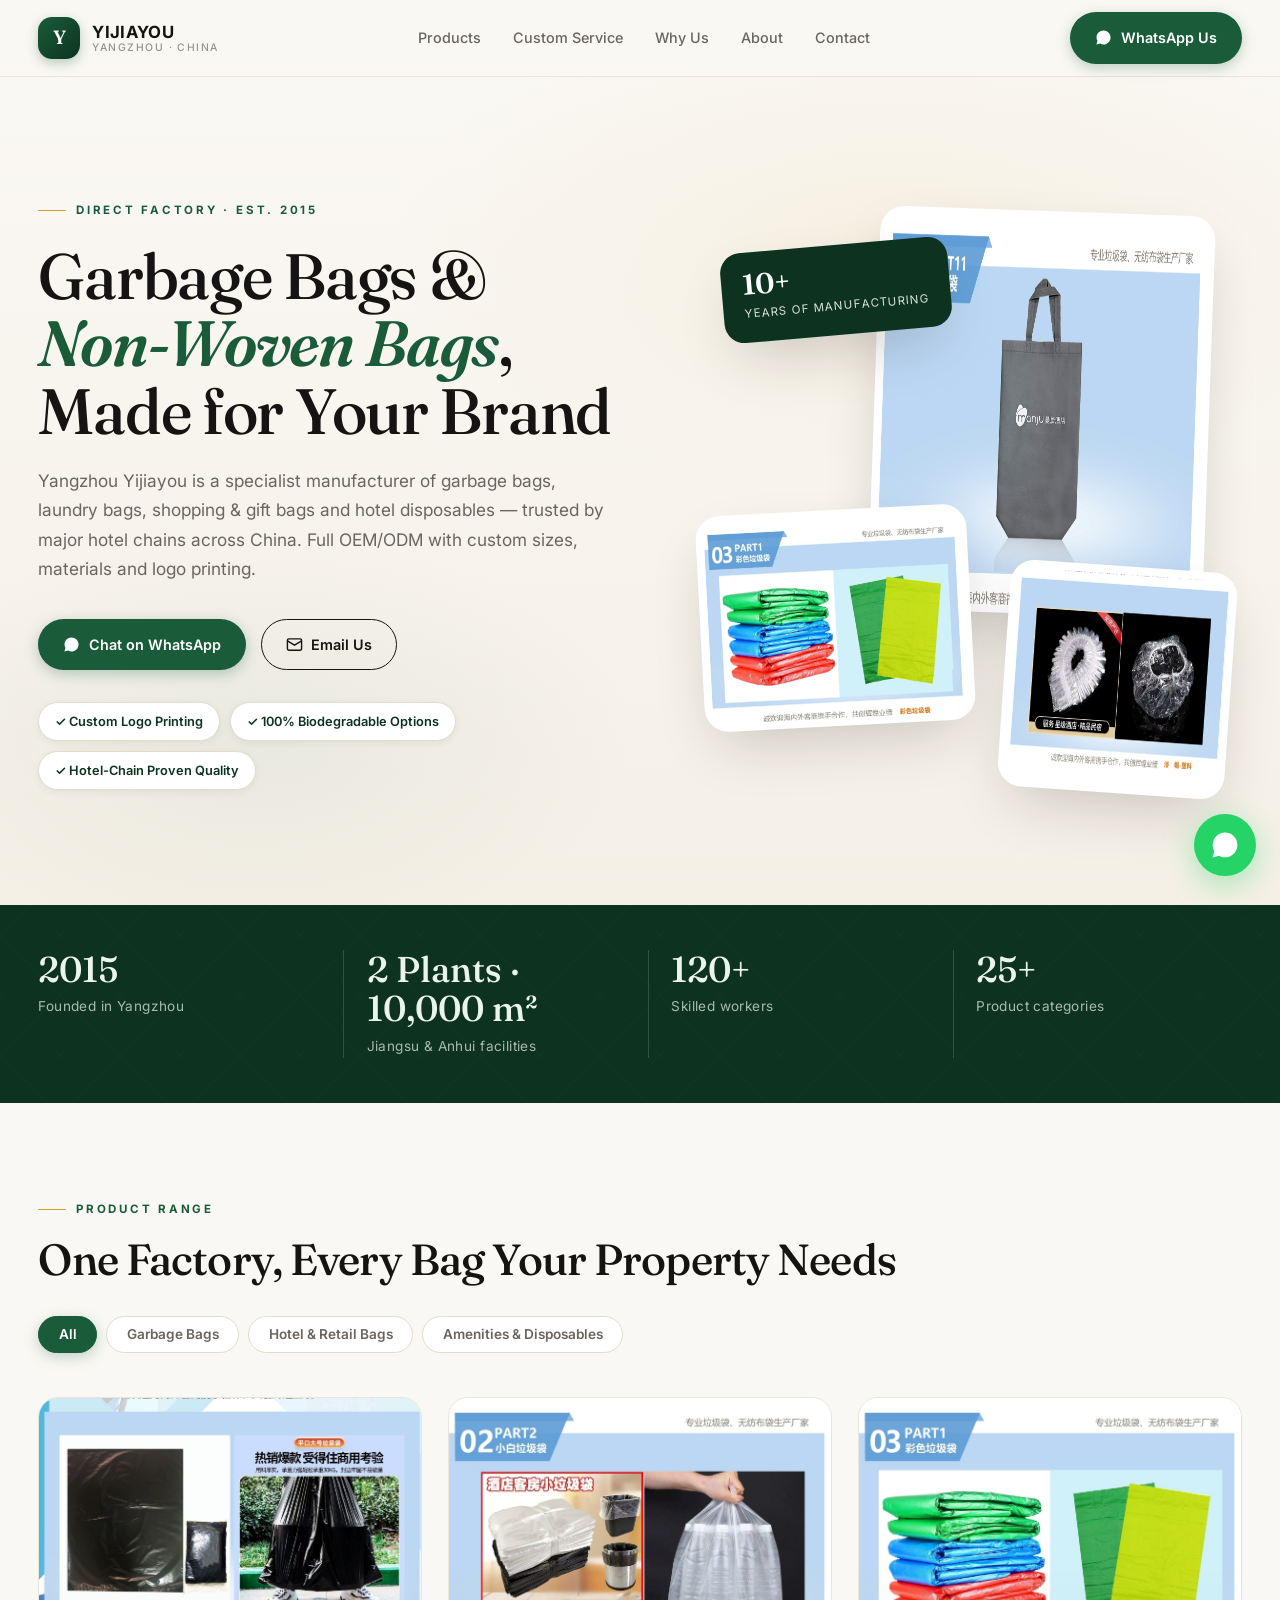
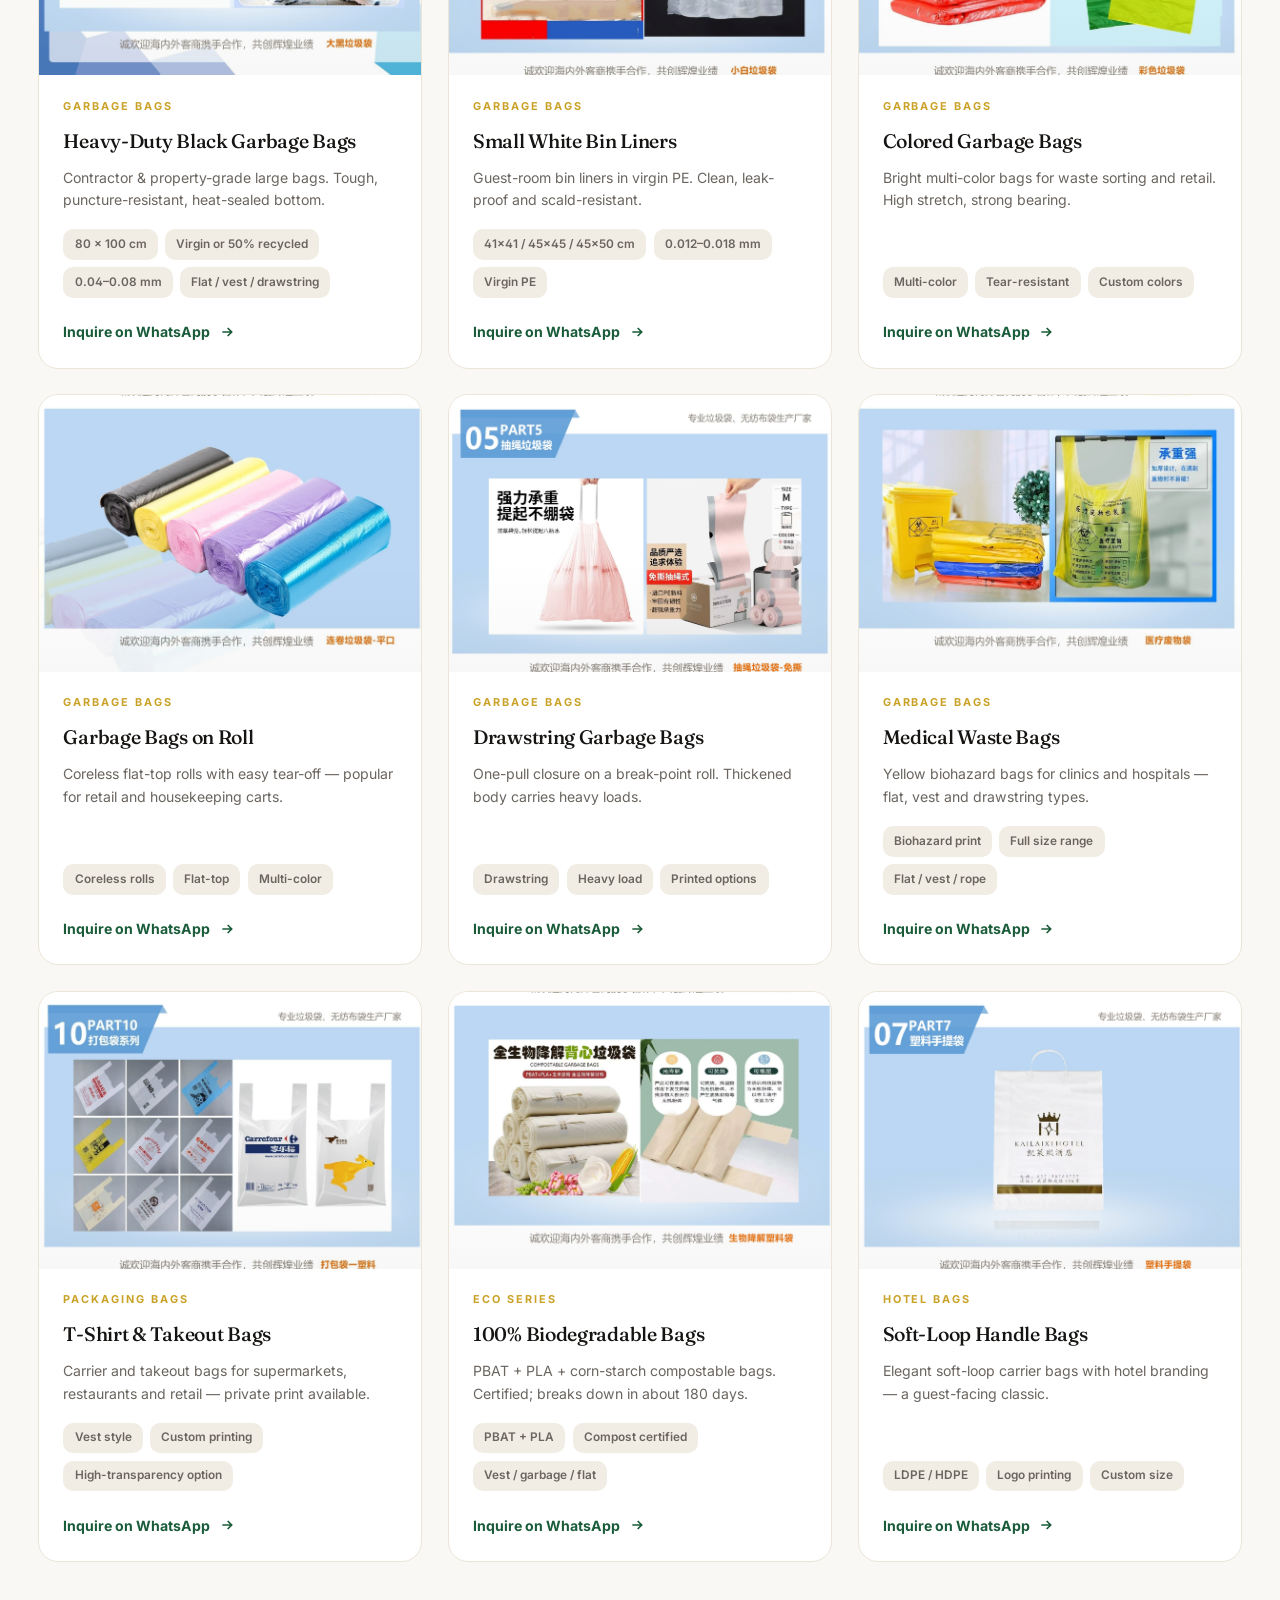
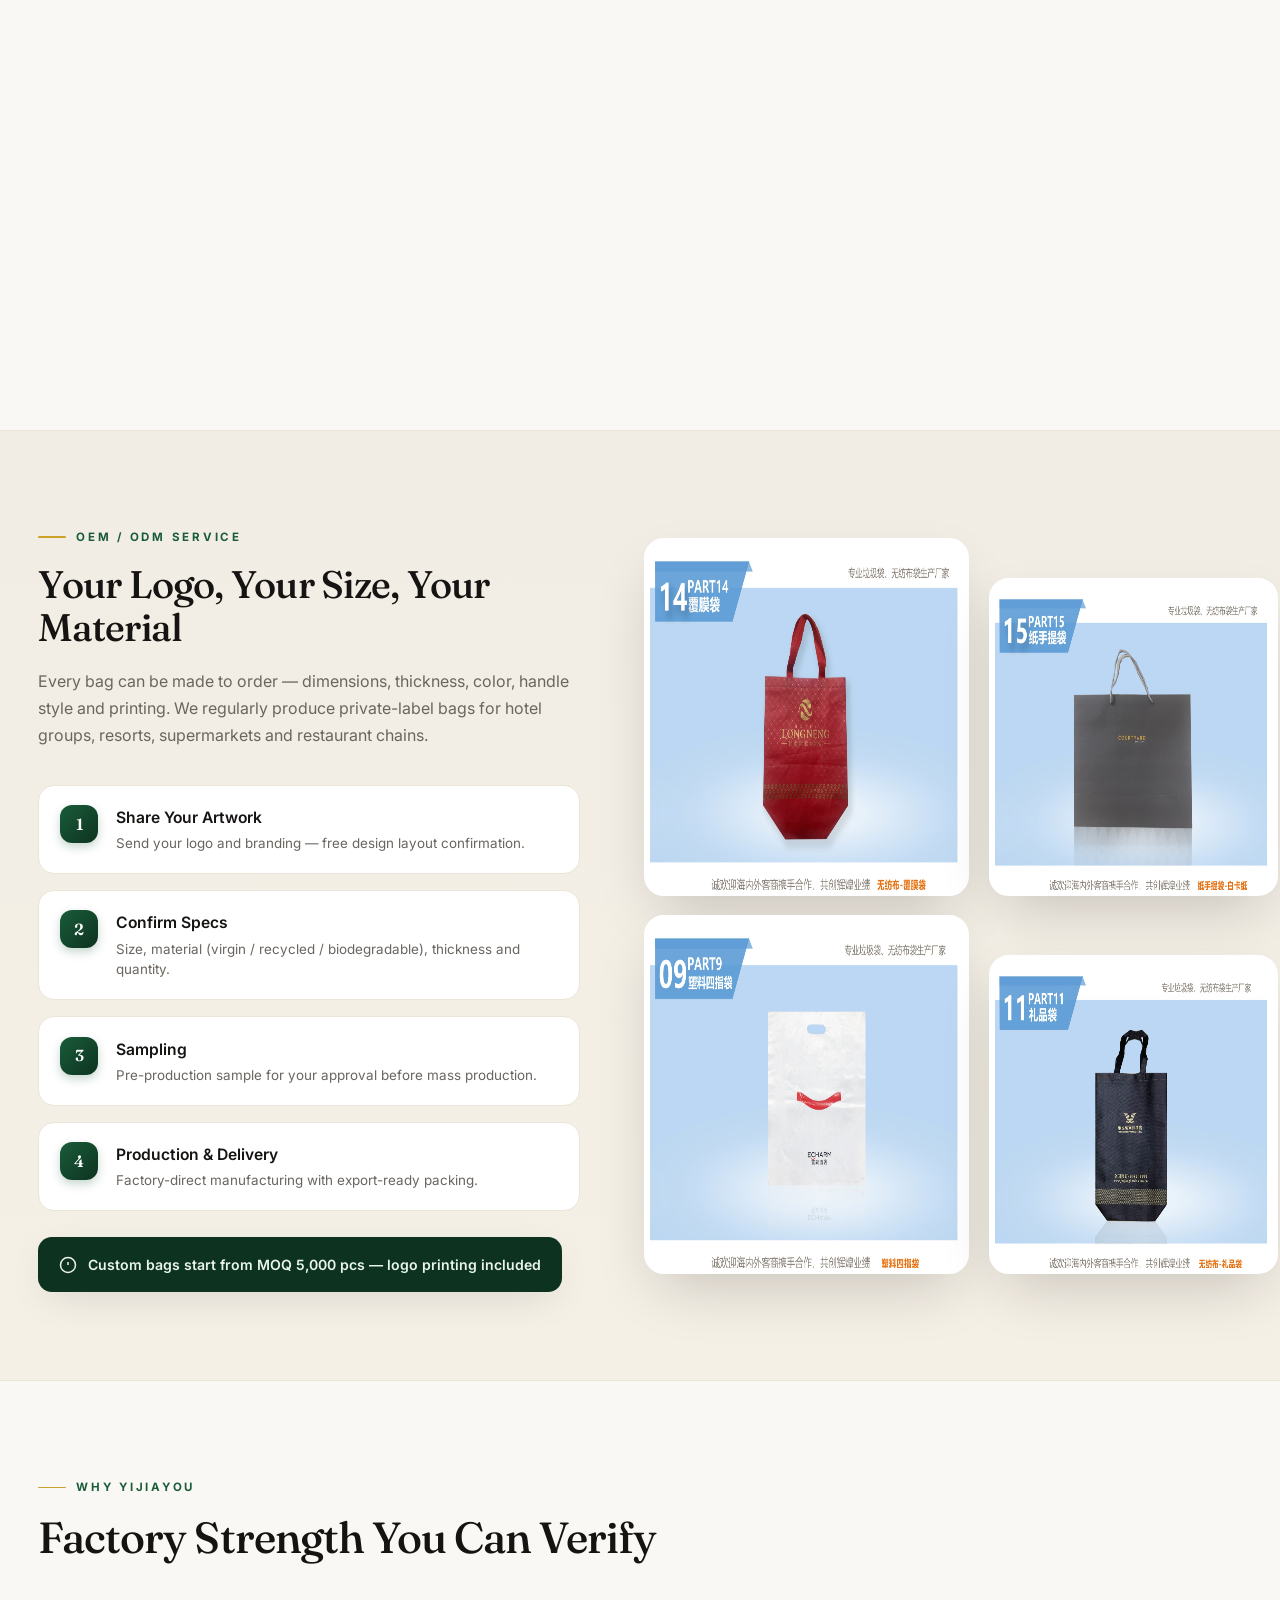
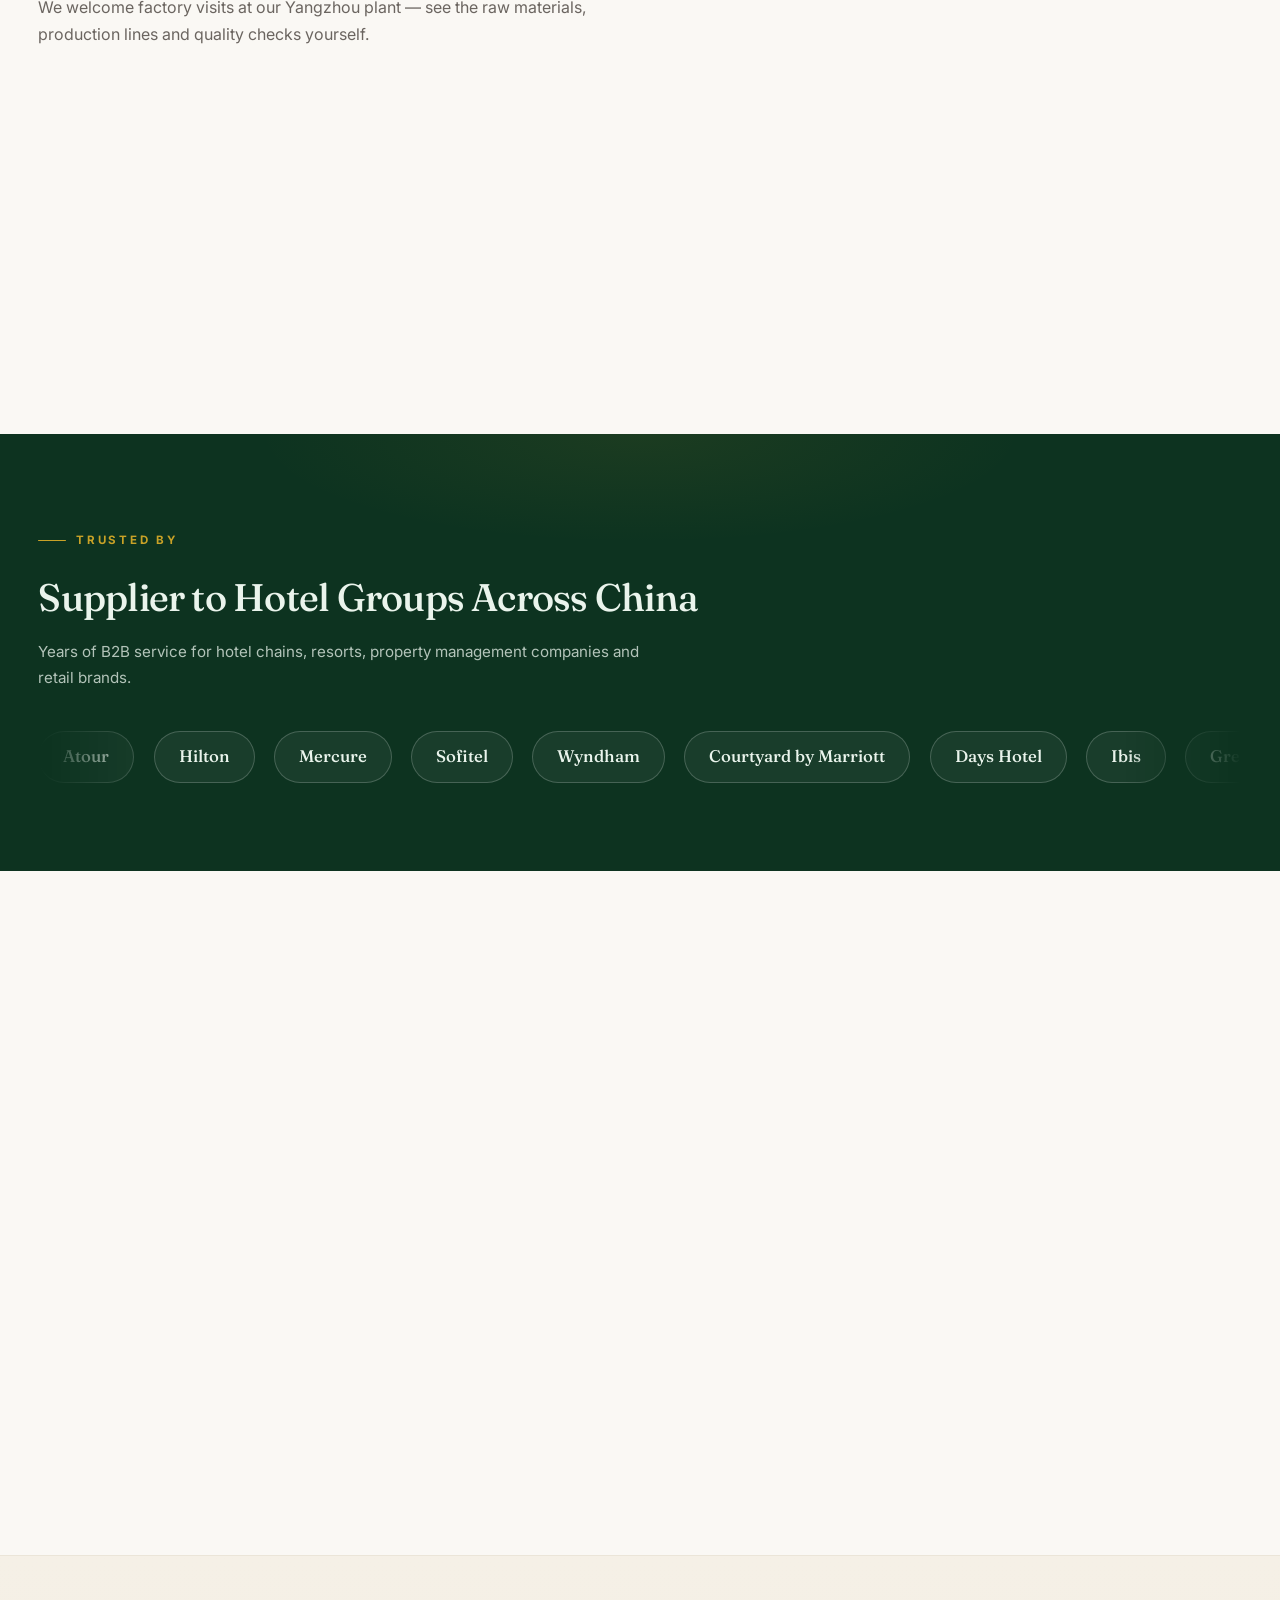
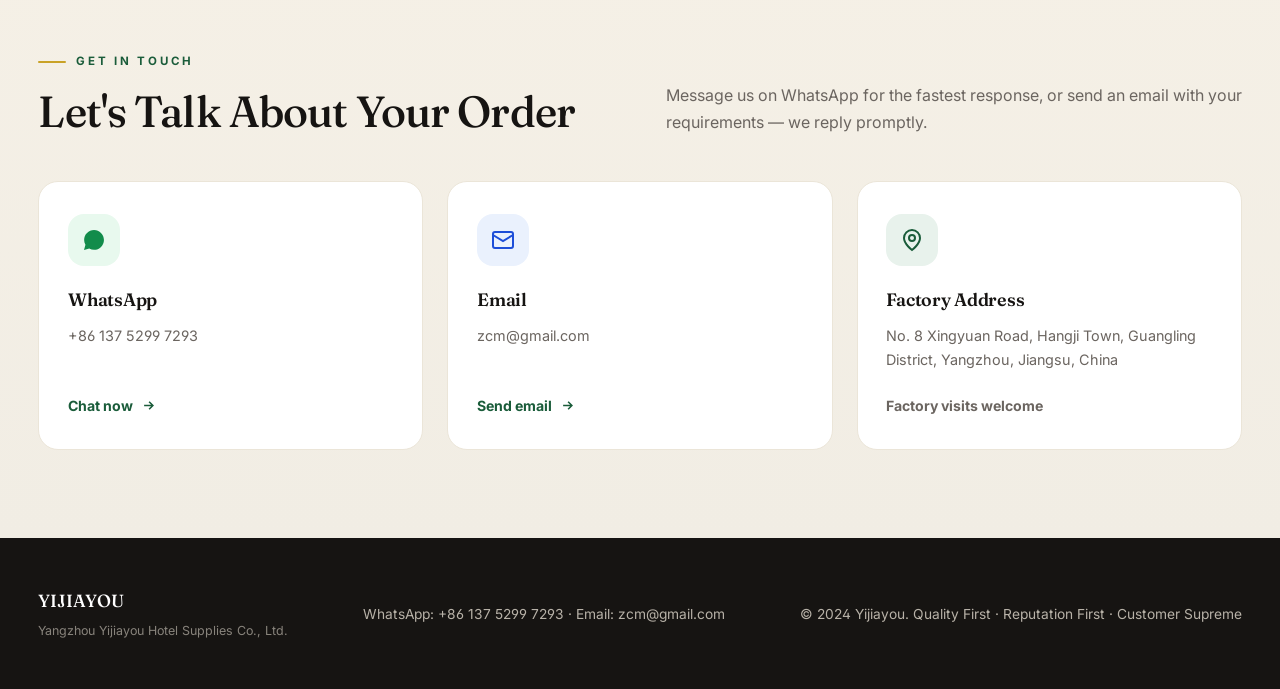
<file: index.html>
<!DOCTYPE html>
<html lang="en">
<head>
<meta charset="UTF-8">
<meta name="viewport" content="width=device-width, initial-scale=1.0">
<title>YIJIAYOU — Garbage Bags & Non-Woven Bags Manufacturer | Yangzhou, China</title>
<meta name="description" content="Yangzhou Yijiayou Hotel Supplies Co., Ltd. — direct factory for garbage bags, laundry bags, non-woven bags, paper bags and hotel disposables. OEM/ODM with custom logo printing. Trusted by hotel chains worldwide.">
<link rel="preconnect" href="https://fonts.googleapis.com">
<link rel="preconnect" href="https://fonts.gstatic.com" crossorigin>
<link href="https://fonts.googleapis.com/css2?family=Fraunces:opsz,wght@9..144,400;9..144,500;9..144,600&family=Inter:wght@400;500;600;700&display=swap" rel="stylesheet">
<link rel="stylesheet" href="style.css">
</head>
<body>

<header id="header">
  <div class="wrap nav">
    <a class="brand" href="#top">
      <span class="brand-mark">Y</span>
      <span class="brand-text"><strong>YIJIAYOU</strong><small>Yangzhou · China</small></span>
    </a>
    <nav class="nav-links">
      <a href="#products">Products</a>
      <a href="#custom">Custom Service</a>
      <a href="#why">Why Us</a>
      <a href="#about">About</a>
      <a href="#contact">Contact</a>
    </nav>
    <a class="btn btn-wa wa-link" data-msg="Hello Yijiayou! I'm visiting from the trade show and would like to discuss your bag products." href="#" target="_blank" rel="noopener">
      <svg viewBox="0 0 24 24" fill="currentColor"><path d="M12.04 2C6.58 2 2.13 6.45 2.13 11.91c0 1.75.46 3.45 1.32 4.95L2 22l5.25-1.38c1.45.79 3.08 1.21 4.79 1.21 5.46 0 9.91-4.45 9.91-9.91C21.95 6.45 17.5 2 12.04 2zm4.52 11.87c-.25-.12-1.47-.72-1.69-.81-.23-.08-.39-.12-.56.13-.16.24-.64.8-.78.97-.14.16-.29.18-.54.06-.25-.12-1.05-.39-1.99-1.23-.74-.66-1.23-1.47-1.38-1.72-.14-.25-.01-.38.11-.51.11-.11.25-.29.37-.43.12-.14.16-.25.25-.41.08-.17.04-.31-.02-.43-.06-.12-.56-1.34-.76-1.84-.2-.48-.41-.42-.56-.43h-.48c-.17 0-.43.06-.66.31-.22.25-.86.85-.86 2.07 0 1.22.89 2.4 1.01 2.56.12.17 1.75 2.67 4.23 3.74.59.26 1.05.41 1.41.52.59.19 1.13.16 1.56.1.48-.07 1.47-.6 1.67-1.18.21-.58.21-1.07.15-1.18-.06-.1-.23-.16-.48-.27z"/></svg>
      WhatsApp Us
    </a>
  </div>
</header>

<div class="hero" id="top">
  <div class="hero-bg"></div>
  <div class="wrap hero-grid">
    <div class="hero-content">
      <span class="eyebrow">Direct Factory · Est. 2015</span>
      <h1>Garbage Bags &amp; <em>Non-Woven Bags</em>, Made for Your Brand</h1>
      <p class="lead">Yangzhou Yijiayou is a specialist manufacturer of garbage bags, laundry bags, shopping &amp; gift bags and hotel disposables — trusted by major hotel chains across China. Full OEM/ODM with custom sizes, materials and logo printing.</p>
      <div class="hero-cta">
        <a class="btn btn-wa wa-link" data-msg="Hello Yijiayou! I'd like a quotation for your bag products." href="#" target="_blank" rel="noopener">
          <svg viewBox="0 0 24 24" fill="currentColor"><path d="M12.04 2C6.58 2 2.13 6.45 2.13 11.91c0 1.75.46 3.45 1.32 4.95L2 22l5.25-1.38c1.45.79 3.08 1.21 4.79 1.21 5.46 0 9.91-4.45 9.91-9.91C21.95 6.45 17.5 2 12.04 2zm4.52 11.87c-.25-.12-1.47-.72-1.69-.81-.23-.08-.39-.12-.56.13-.16.24-.64.8-.78.97-.14.16-.29.18-.54.06-.25-.12-1.05-.39-1.99-1.23-.74-.66-1.23-1.47-1.38-1.72-.14-.25-.01-.38.11-.51.11-.11.25-.29.37-.43.12-.14.16-.25.25-.41.08-.17.04-.31-.02-.43-.06-.12-.56-1.34-.76-1.84-.2-.48-.41-.42-.56-.43h-.48c-.17 0-.43.06-.66.31-.22.25-.86.85-.86 2.07 0 1.22.89 2.4 1.01 2.56.12.17 1.75 2.67 4.23 3.74.59.26 1.05.41 1.41.52.59.19 1.13.16 1.56.1.48-.07 1.47-.6 1.67-1.18.21-.58.21-1.07.15-1.18-.06-.1-.23-.16-.48-.27z"/></svg>
          Chat on WhatsApp
        </a>
        <a class="btn btn-ghost" href="mailto:zcm@gmail.com?subject=Inquiry%20from%20Trade%20Show%20—%20Yijiayou%20Bags">
          <svg viewBox="0 0 24 24" fill="none" stroke="currentColor" stroke-width="2"><rect x="2" y="4" width="20" height="16" rx="2"/><path d="m22 7-10 6L2 7"/></svg>
          Email Us
        </a>
      </div>
      <div class="hero-meta">
        <span class="chip">✓ Custom Logo Printing</span>
        <span class="chip">✓ 100% Biodegradable Options</span>
        <span class="chip">✓ Hotel-Chain Proven Quality</span>
      </div>
    </div>
    <div class="hero-visual">
      <div class="hero-badge"><b>10+</b><span>Years of Manufacturing</span></div>
      <div class="shot shot-a" role="img" aria-label="Custom non-woven gift bags"></div>
      <div class="shot shot-b" role="img" aria-label="Colored garbage bags on rolls"></div>
      <div class="shot shot-c" role="img" aria-label="Hotel shower caps"></div>
    </div>
  </div>
</div>

<div class="stats">
  <div class="wrap stats-row">
    <div class="stat"><b>2015</b><span>Founded in Yangzhou</span></div>
    <div class="stat"><b>2 Plants · 10,000 m²</b><span>Jiangsu &amp; Anhui facilities</span></div>
    <div class="stat"><b>120+</b><span>Skilled workers</span></div>
    <div class="stat"><b>25+</b><span>Product categories</span></div>
  </div>
</div>

<section id="products">
  <div class="wrap">
    <div class="sec-head">
      <div>
        <span class="eyebrow">Product Range</span>
        <h2>One Factory, Every Bag Your Property Needs</h2>
      </div>
      <div class="filters">
        <button class="filter active" data-f="all">All</button>
        <button class="filter" data-f="garbage">Garbage Bags</button>
        <button class="filter" data-f="bags">Hotel &amp; Retail Bags</button>
        <button class="filter" data-f="amenities">Amenities &amp; Disposables</button>
      </div>
    </div>
    <div class="grid" id="grid"></div>
  </div>
</section>

<section class="custom" id="custom">
  <div class="wrap custom-grid">
    <div>
      <span class="eyebrow">OEM / ODM Service</span>
      <h2>Your Logo, Your Size, Your Material</h2>
      <p>Every bag can be made to order — dimensions, thickness, color, handle style and printing. We regularly produce private-label bags for hotel groups, resorts, supermarkets and restaurant chains.</p>
      <div class="steps">
        <div class="step"><b>1</b><div><h4>Share Your Artwork</h4><p>Send your logo and branding — free design layout confirmation.</p></div></div>
        <div class="step"><b>2</b><div><h4>Confirm Specs</h4><p>Size, material (virgin / recycled / biodegradable), thickness and quantity.</p></div></div>
        <div class="step"><b>3</b><div><h4>Sampling</h4><p>Pre-production sample for your approval before mass production.</p></div></div>
        <div class="step"><b>4</b><div><h4>Production &amp; Delivery</h4><p>Factory-direct manufacturing with export-ready packing.</p></div></div>
      </div>
      <div class="moq-note">
        <svg width="18" height="18" viewBox="0 0 24 24" fill="none" stroke="currentColor" stroke-width="2"><circle cx="12" cy="12" r="10"/><path d="M12 8v4m0 4h.01"/></svg>
        Custom bags start from MOQ 5,000 pcs — logo printing included
      </div>
    </div>
    <div class="custom-visual">
      <div class="cv cv-1" role="img" aria-label="Laminated non-woven bag with custom print"></div>
      <div class="cv cv-2" role="img" aria-label="Premium paper shopping bag"></div>
      <div class="cv cv-3" role="img" aria-label="Die-cut handle bag with hotel logo"></div>
      <div class="cv cv-4" role="img" aria-label="Non-woven tote bag for hotel"></div>
    </div>
  </div>
</section>

<section id="why">
  <div class="wrap">
    <div class="sec-head">
      <div>
        <span class="eyebrow">Why Yijiayou</span>
        <h2>Factory Strength You Can Verify</h2>
      </div>
      <p>We welcome factory visits at our Yangzhou plant — see the raw materials, production lines and quality checks yourself.</p>
    </div>
    <div class="why-grid">
      <div class="why reveal">
        <div class="ic"><svg viewBox="0 0 24 24" fill="none" stroke="currentColor" stroke-width="2"><path d="M12 2 2 7l10 5 10-5-10-5zM2 17l10 5 10-5M2 12l10 5 10-5"/></svg></div>
        <h3>Material, Guaranteed</h3>
        <p>Virgin, 50% recycled or 100% biodegradable PBAT+PLA — clearly specified, honestly supplied. No odor, no impurities.</p>
      </div>
      <div class="why reveal">
        <div class="ic"><svg viewBox="0 0 24 24" fill="none" stroke="currentColor" stroke-width="2"><path d="M20 7h-9M14 17H5"/><circle cx="17" cy="17" r="3"/><circle cx="7" cy="7" r="3"/></svg></div>
        <h3>Full Customization</h3>
        <p>Size, thickness, color, handle style and multi-color logo printing — all made to your specification.</p>
      </div>
      <div class="why reveal">
        <div class="ic"><svg viewBox="0 0 24 24" fill="none" stroke="currentColor" stroke-width="2"><path d="M3 21h18M5 21V7l7-4 7 4v14M9 9h.01M9 13h.01M15 9h.01M15 13h.01"/></svg></div>
        <h3>Hotel-Chain Proven</h3>
        <p>Long-term supplier to leading hotel groups for laundry bags, tote bags, bin liners and amenities.</p>
      </div>
      <div class="why reveal">
        <div class="ic"><svg viewBox="0 0 24 24" fill="none" stroke="currentColor" stroke-width="2"><path d="M12 22c5.5-2 8-6.5 8-11V5l-8-3-8 3v6c0 4.5 2.5 9 8 11z"/><path d="m9 12 2 2 4-4"/></svg></div>
        <h3>Direct Factory Supply</h3>
        <p>Two owned plants, 120+ workers, stable capacity and export-ready packing — invoicing available.</p>
      </div>
    </div>
  </div>
</section>

<section class="partners">
  <div class="wrap">
    <span class="eyebrow">Trusted By</span>
    <h2>Supplier to Hotel Groups Across China</h2>
    <p class="sub">Years of B2B service for hotel chains, resorts, property management companies and retail brands.</p>
    <div class="marquee"><div class="marquee-track" id="marquee"></div></div>
  </div>
</section>

<section class="about" id="about">
  <div class="wrap about-grid">
    <div class="about-img reveal" role="img" aria-label="Yijiayou factory and partners"></div>
    <div class="reveal">
      <span class="eyebrow">About Us</span>
      <h2>Yangzhou Yijiayou Hotel Supplies Co., Ltd.</h2>
      <p>Founded in 2015 (formerly Yongxin Plastics Factory), our headquarters and 4,000 m² plant are located in Hangji Town, Yangzhou, Jiangsu — China's famous hotel-supplies manufacturing hub — with a 6,000 m² branch facility in Tongcheng, Anhui. Together, over 120 employees support stable, large-scale production.</p>
      <p>We specialize in garbage bags, laundry bags, gift bags, shopping bags and non-woven bags, supplying hotels, resorts, property management companies and households. Guided by our principles — <strong>Quality First, Reputation First, Customer Supreme</strong> — we warmly welcome partners from around the world.</p>
      <div class="vals">
        <span class="chip">Quality First</span>
        <span class="chip">Reputation First</span>
        <span class="chip">Customer Supreme</span>
      </div>
    </div>
  </div>
</section>

<section class="contact" id="contact">
  <div class="wrap">
    <div class="sec-head">
      <div>
        <span class="eyebrow">Get In Touch</span>
        <h2>Let's Talk About Your Order</h2>
      </div>
      <p>Message us on WhatsApp for the fastest response, or send an email with your requirements — we reply promptly.</p>
    </div>
    <div class="contact-cards">
      <a class="cc wa wa-link" data-msg="Hello Yijiayou! I'd like to discuss an order." href="#" target="_blank" rel="noopener">
        <span class="ic"><svg viewBox="0 0 24 24" fill="currentColor"><path d="M12.04 2C6.58 2 2.13 6.45 2.13 11.91c0 1.75.46 3.45 1.32 4.95L2 22l5.25-1.38c1.45.79 3.08 1.21 4.79 1.21 5.46 0 9.91-4.45 9.91-9.91C21.95 6.45 17.5 2 12.04 2zm4.52 11.87c-.25-.12-1.47-.72-1.69-.81-.23-.08-.39-.12-.56.13-.16.24-.64.8-.78.97-.14.16-.29.18-.54.06-.25-.12-1.05-.39-1.99-1.23-.74-.66-1.23-1.47-1.38-1.72-.14-.25-.01-.38.11-.51.11-.11.25-.29.37-.43.12-.14.16-.25.25-.41.08-.17.04-.31-.02-.43-.06-.12-.56-1.34-.76-1.84-.2-.48-.41-.42-.56-.43h-.48c-.17 0-.43.06-.66.31-.22.25-.86.85-.86 2.07 0 1.22.89 2.4 1.01 2.56.12.17 1.75 2.67 4.23 3.74.59.26 1.05.41 1.41.52.59.19 1.13.16 1.56.1.48-.07 1.47-.6 1.67-1.18.21-.58.21-1.07.15-1.18-.06-.1-.23-.16-.48-.27z"/></svg></span>
        <h3>WhatsApp</h3>
        <p>+86 137 5299 7293</p>
        <span class="go">Chat now <svg viewBox="0 0 24 24" fill="none" stroke="currentColor" stroke-width="2.5"><path d="M5 12h14m-6-6 6 6-6 6"/></svg></span>
      </a>
      <a class="cc mail" href="mailto:zcm@gmail.com?subject=Inquiry%20—%20Yijiayou%20Bags">
        <span class="ic"><svg viewBox="0 0 24 24" fill="none" stroke="currentColor" stroke-width="2"><rect x="2" y="4" width="20" height="16" rx="2"/><path d="m22 7-10 6L2 7"/></svg></span>
        <h3>Email</h3>
        <p>zcm@gmail.com</p>
        <span class="go">Send email <svg viewBox="0 0 24 24" fill="none" stroke="currentColor" stroke-width="2.5"><path d="M5 12h14m-6-6 6 6-6 6"/></svg></span>
      </a>
      <div class="cc addr">
        <span class="ic"><svg viewBox="0 0 24 24" fill="none" stroke="currentColor" stroke-width="2"><path d="M20 10c0 6-8 12-8 12S4 16 4 10a8 8 0 1 1 16 0z"/><circle cx="12" cy="10" r="3"/></svg></span>
        <h3>Factory Address</h3>
        <p>No. 8 Xingyuan Road, Hangji Town, Guangling District, Yangzhou, Jiangsu, China</p>
        <span class="go" style="color:var(--ink-soft)">Factory visits welcome</span>
      </div>
    </div>
  </div>
</section>

<footer>
  <div class="wrap foot">
    <div><b>YIJIAYOU</b><small>Yangzhou Yijiayou Hotel Supplies Co., Ltd.</small></div>
    <div>WhatsApp: +86 137 5299 7293 · Email: zcm@gmail.com</div>
    <div>© 2024 Yijiayou. Quality First · Reputation First · Customer Supreme</div>
  </div>
</footer>

<a class="wa-float wa-link" data-msg="Hello Yijiayou! I'm interested in your products." href="#" target="_blank" rel="noopener" aria-label="Chat on WhatsApp">
  <svg viewBox="0 0 24 24" fill="currentColor"><path d="M12.04 2C6.58 2 2.13 6.45 2.13 11.91c0 1.75.46 3.45 1.32 4.95L2 22l5.25-1.38c1.45.79 3.08 1.21 4.79 1.21 5.46 0 9.91-4.45 9.91-9.91C21.95 6.45 17.5 2 12.04 2zm4.52 11.87c-.25-.12-1.47-.72-1.69-.81-.23-.08-.39-.12-.56.13-.16.24-.64.8-.78.97-.14.16-.29.18-.54.06-.25-.12-1.05-.39-1.99-1.23-.74-.66-1.23-1.47-1.38-1.72-.14-.25-.01-.38.11-.51.11-.11.25-.29.37-.43.12-.14.16-.25.25-.41.08-.17.04-.31-.02-.43-.06-.12-.56-1.34-.76-1.84-.2-.48-.41-.42-.56-.43h-.48c-.17 0-.43.06-.66.31-.22.25-.86.85-.86 2.07 0 1.22.89 2.4 1.01 2.56.12.17 1.75 2.67 4.23 3.74.59.26 1.05.41 1.41.52.59.19 1.13.16 1.56.1.48-.07 1.47-.6 1.67-1.18.21-.58.21-1.07.15-1.18-.06-.1-.23-.16-.48-.27z"/></svg>
</a>

<script src="app.js"></script>
<script>
// Header scroll effect
var header = document.getElementById('header');
window.addEventListener('scroll', function(){
  header.classList.toggle('scrolled', window.scrollY > 20);
}, {passive:true});
</script>
</body>
</html>
</file>
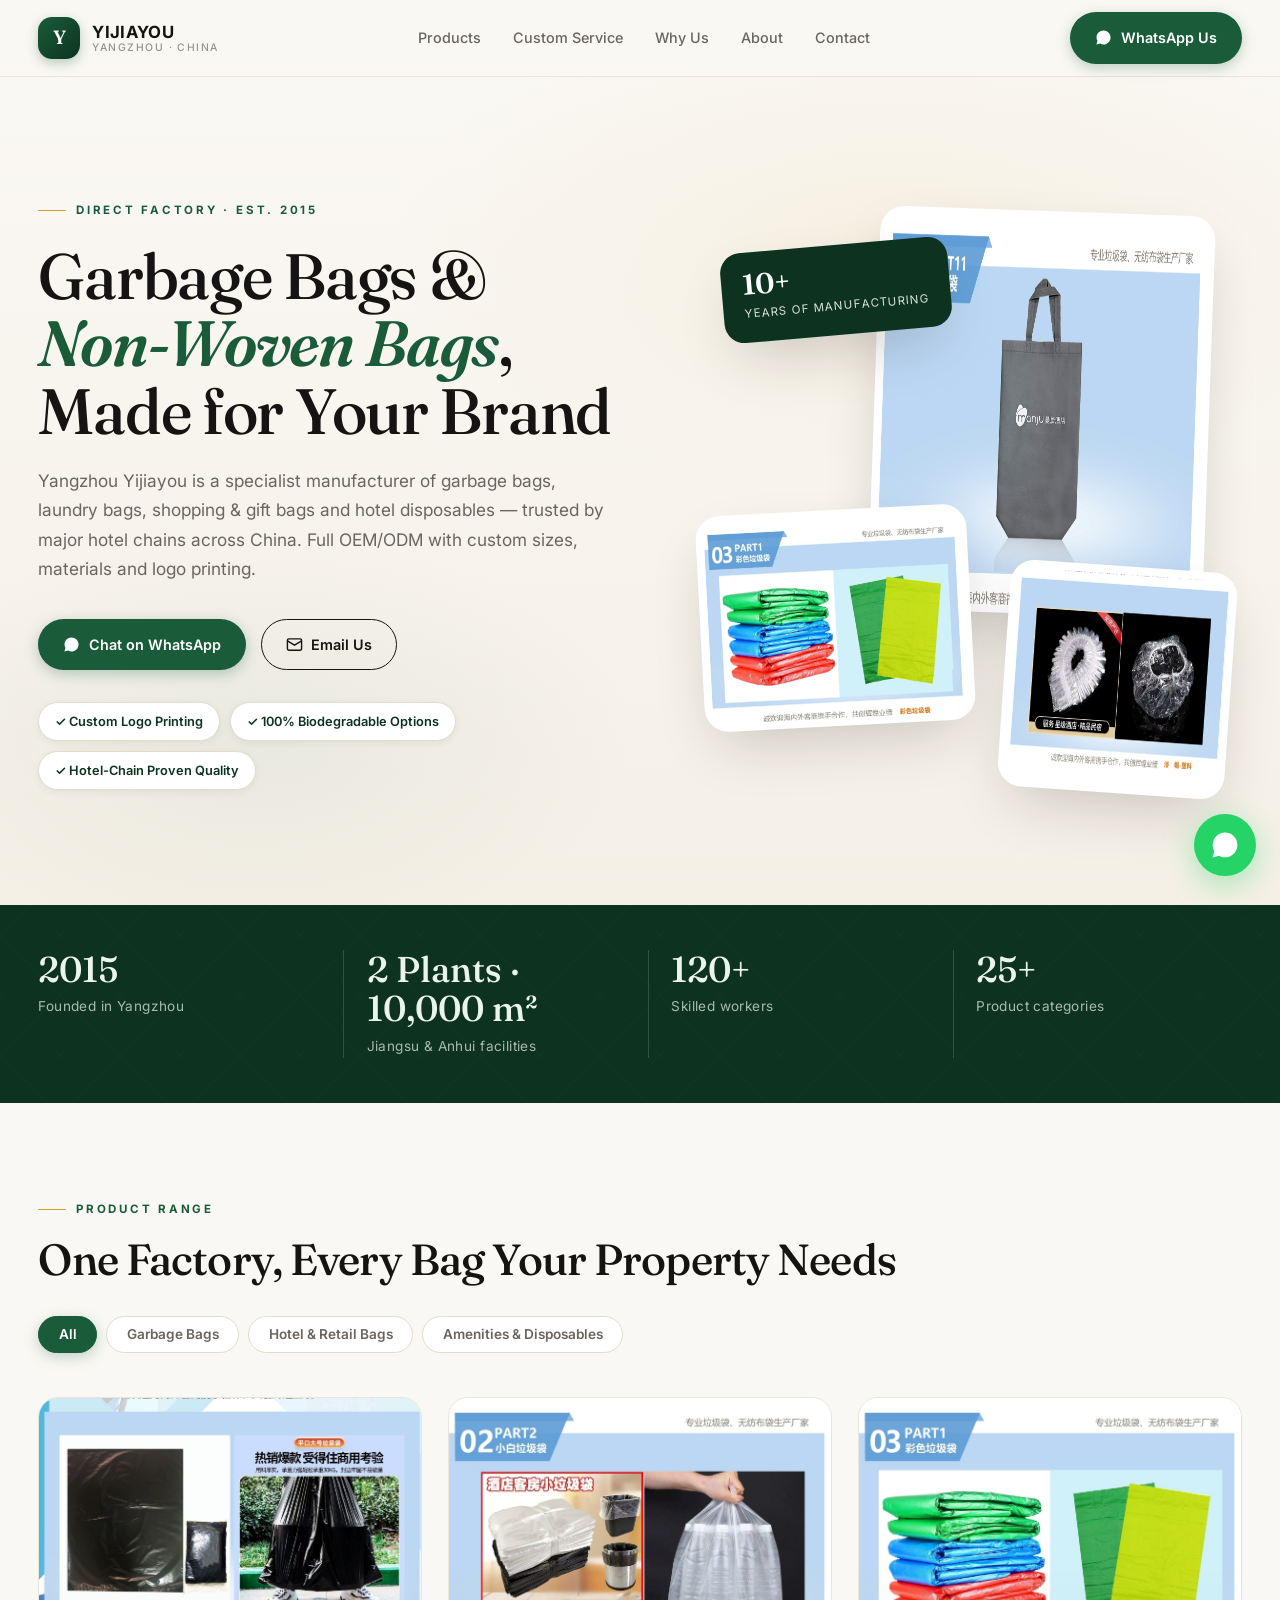
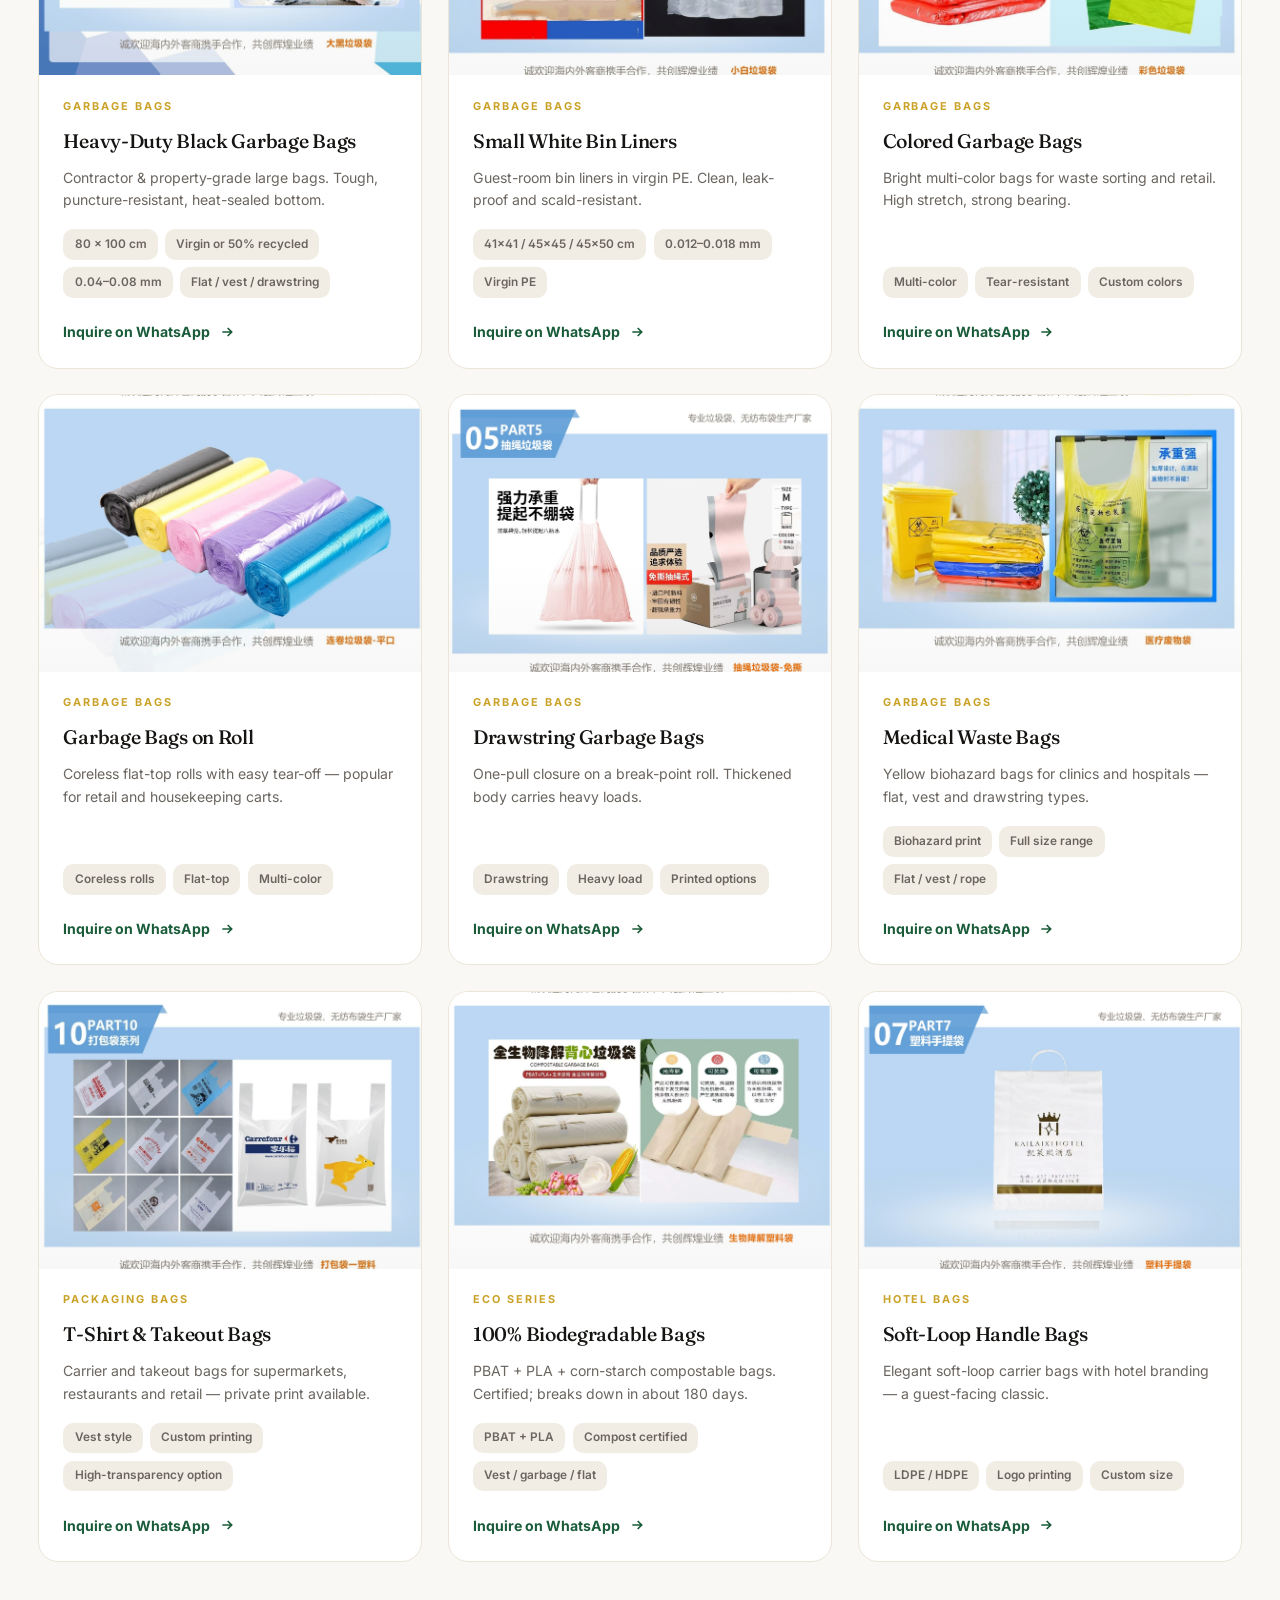
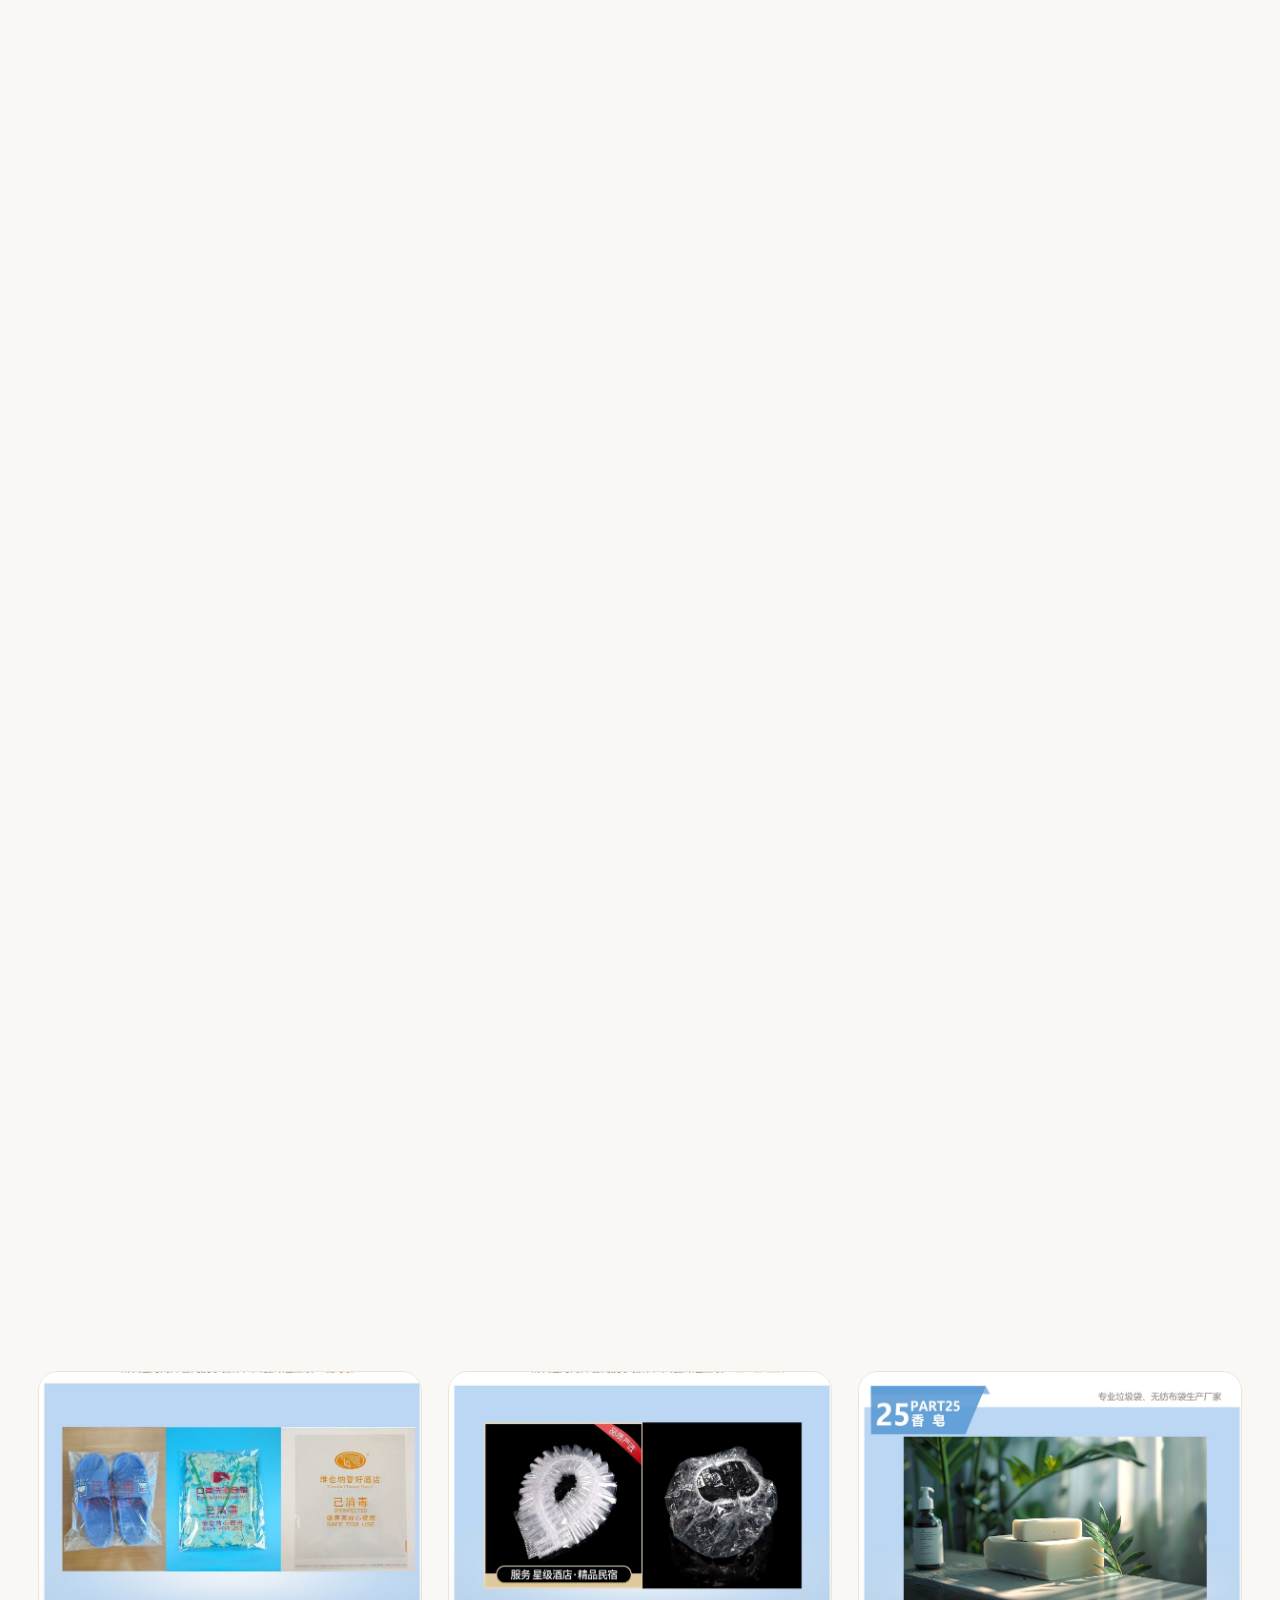
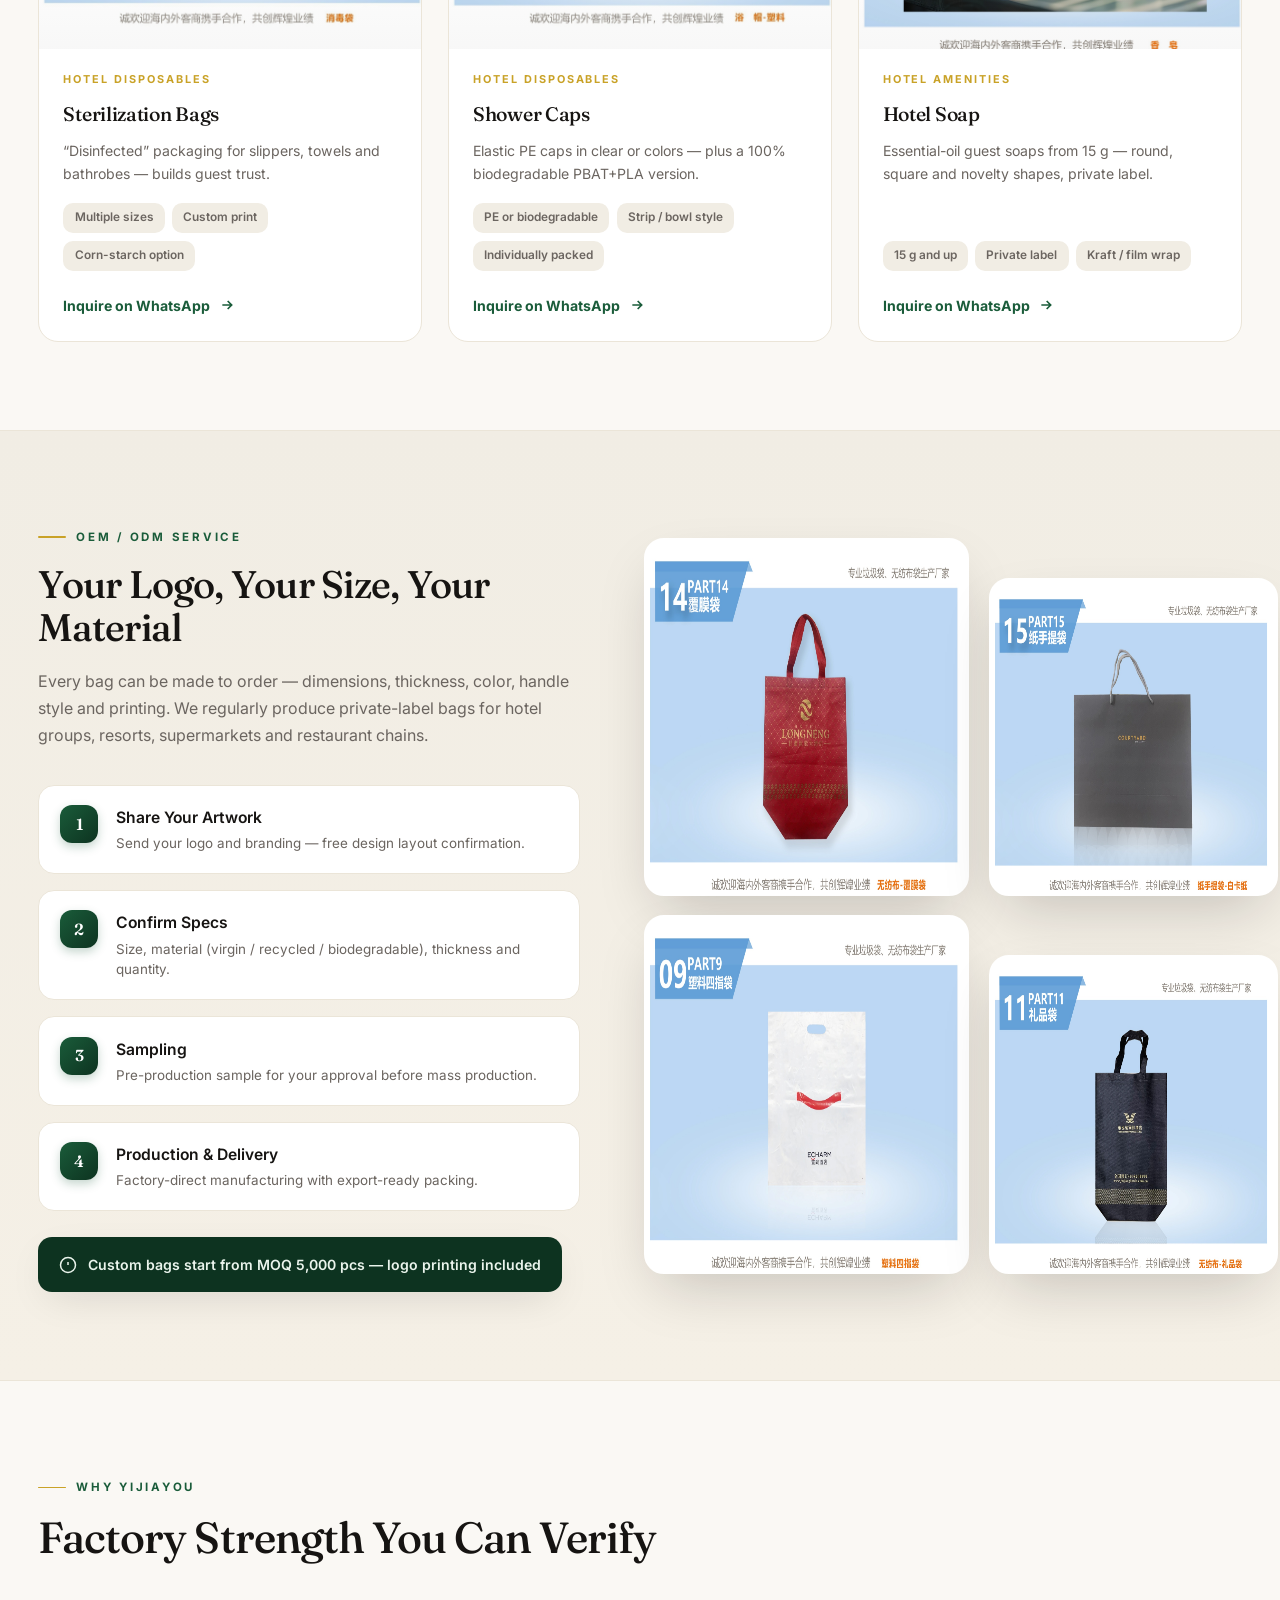
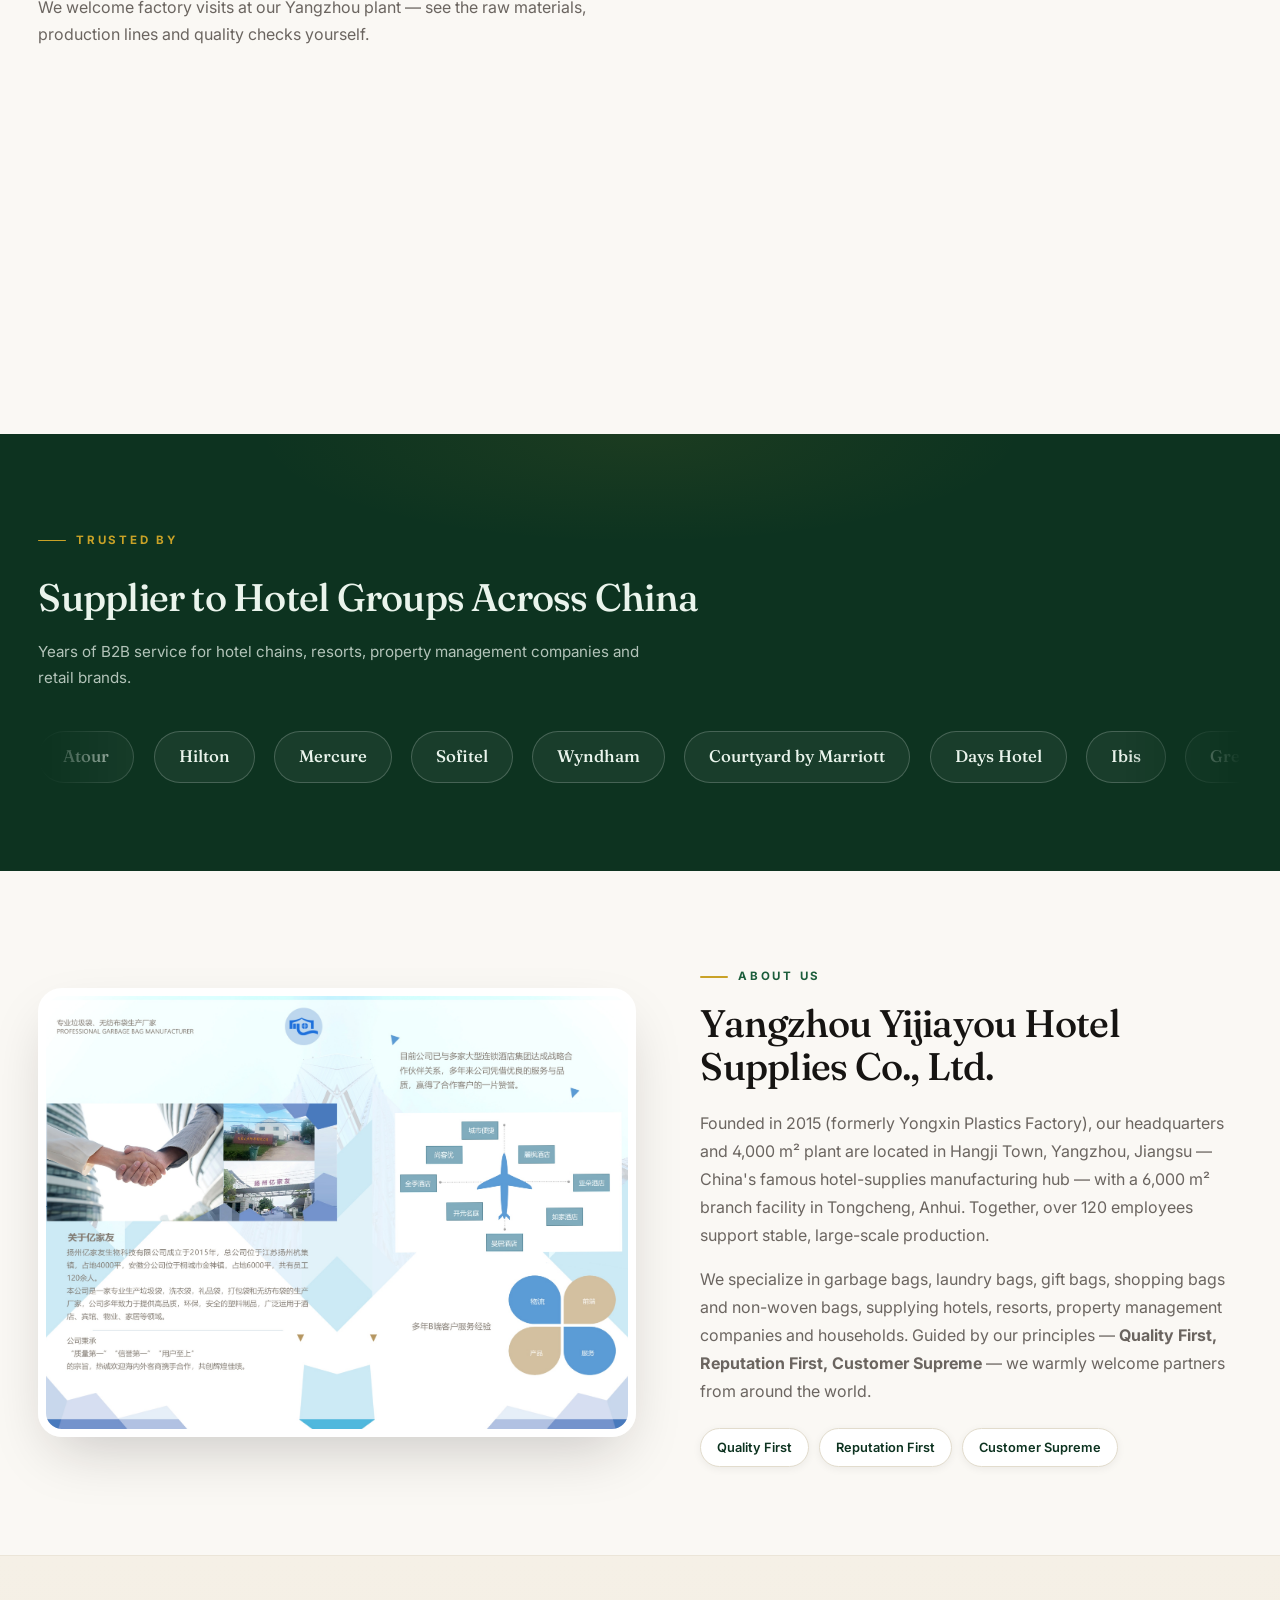
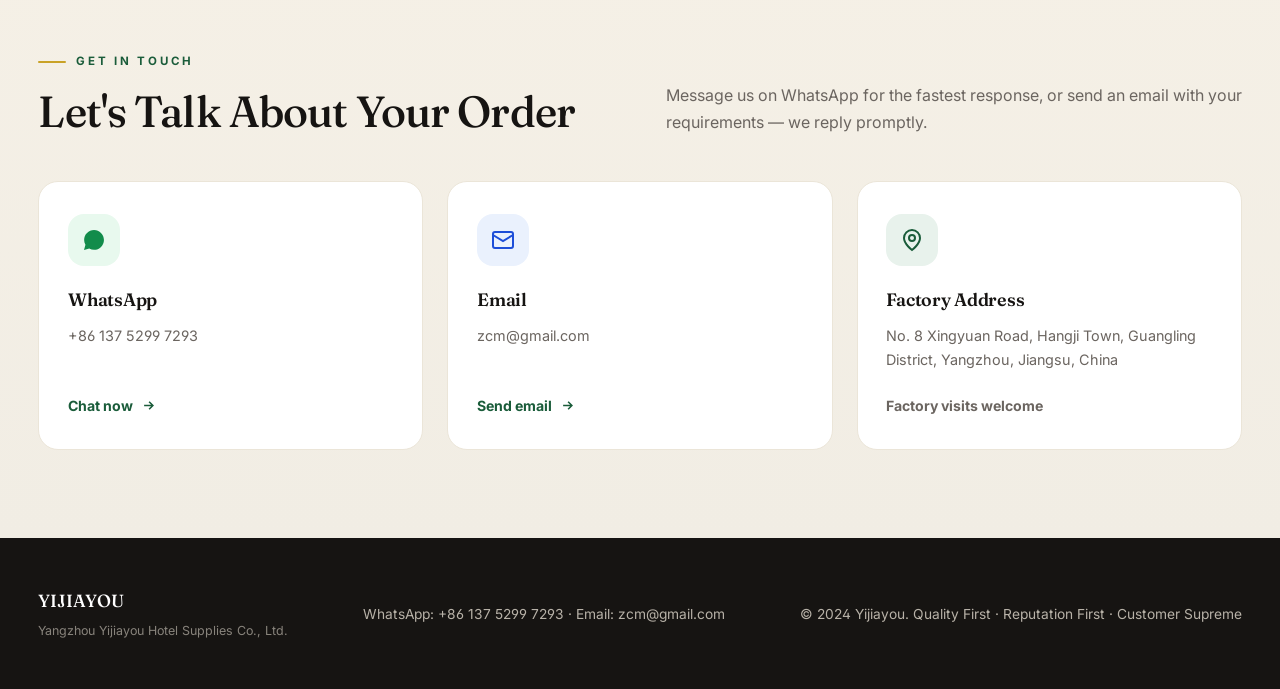
<file: yjy/index.html>
<!DOCTYPE html>
<html lang="en">
<head>
<meta charset="UTF-8">
<meta name="viewport" content="width=device-width, initial-scale=1.0">
<title>YIJIAYOU — Garbage Bags & Non-Woven Bags Manufacturer | Yangzhou, China</title>
<meta name="description" content="Yangzhou Yijiayou Hotel Supplies Co., Ltd. — direct factory for garbage bags, laundry bags, non-woven bags, paper bags and hotel disposables. OEM/ODM with custom logo printing. Trusted by hotel chains worldwide.">
<link rel="preconnect" href="https://fonts.googleapis.com">
<link rel="preconnect" href="https://fonts.gstatic.com" crossorigin>
<link href="https://fonts.googleapis.com/css2?family=Fraunces:opsz,wght@9..144,400;9..144,500;9..144,600&family=Inter:wght@400;500;600;700&display=swap" rel="stylesheet">
<link rel="stylesheet" href="assets/style.css">
</head>
<body>

<header id="header">
  <div class="wrap nav">
    <a class="brand" href="#top">
      <span class="brand-mark">Y</span>
      <span class="brand-text"><strong>YIJIAYOU</strong><small>Yangzhou · China</small></span>
    </a>
    <nav class="nav-links">
      <a href="#products">Products</a>
      <a href="#custom">Custom Service</a>
      <a href="#why">Why Us</a>
      <a href="#about">About</a>
      <a href="#contact">Contact</a>
    </nav>
    <a class="btn btn-wa wa-link" data-msg="Hello Yijiayou! I'm visiting from the trade show and would like to discuss your bag products." href="#" target="_blank" rel="noopener">
      <svg viewBox="0 0 24 24" fill="currentColor"><path d="M12.04 2C6.58 2 2.13 6.45 2.13 11.91c0 1.75.46 3.45 1.32 4.95L2 22l5.25-1.38c1.45.79 3.08 1.21 4.79 1.21 5.46 0 9.91-4.45 9.91-9.91C21.95 6.45 17.5 2 12.04 2zm4.52 11.87c-.25-.12-1.47-.72-1.69-.81-.23-.08-.39-.12-.56.13-.16.24-.64.8-.78.97-.14.16-.29.18-.54.06-.25-.12-1.05-.39-1.99-1.23-.74-.66-1.23-1.47-1.38-1.72-.14-.25-.01-.38.11-.51.11-.11.25-.29.37-.43.12-.14.16-.25.25-.41.08-.17.04-.31-.02-.43-.06-.12-.56-1.34-.76-1.84-.2-.48-.41-.42-.56-.43h-.48c-.17 0-.43.06-.66.31-.22.25-.86.85-.86 2.07 0 1.22.89 2.4 1.01 2.56.12.17 1.75 2.67 4.23 3.74.59.26 1.05.41 1.41.52.59.19 1.13.16 1.56.1.48-.07 1.47-.6 1.67-1.18.21-.58.21-1.07.15-1.18-.06-.1-.23-.16-.48-.27z"/></svg>
      WhatsApp Us
    </a>
  </div>
</header>

<div class="hero" id="top">
  <div class="hero-bg"></div>
  <div class="wrap hero-grid">
    <div class="hero-content">
      <span class="eyebrow">Direct Factory · Est. 2015</span>
      <h1>Garbage Bags &amp; <em>Non-Woven Bags</em>, Made for Your Brand</h1>
      <p class="lead">Yangzhou Yijiayou is a specialist manufacturer of garbage bags, laundry bags, shopping &amp; gift bags and hotel disposables — trusted by major hotel chains across China. Full OEM/ODM with custom sizes, materials and logo printing.</p>
      <div class="hero-cta">
        <a class="btn btn-wa wa-link" data-msg="Hello Yijiayou! I'd like a quotation for your bag products." href="#" target="_blank" rel="noopener">
          <svg viewBox="0 0 24 24" fill="currentColor"><path d="M12.04 2C6.58 2 2.13 6.45 2.13 11.91c0 1.75.46 3.45 1.32 4.95L2 22l5.25-1.38c1.45.79 3.08 1.21 4.79 1.21 5.46 0 9.91-4.45 9.91-9.91C21.95 6.45 17.5 2 12.04 2zm4.52 11.87c-.25-.12-1.47-.72-1.69-.81-.23-.08-.39-.12-.56.13-.16.24-.64.8-.78.97-.14.16-.29.18-.54.06-.25-.12-1.05-.39-1.99-1.23-.74-.66-1.23-1.47-1.38-1.72-.14-.25-.01-.38.11-.51.11-.11.25-.29.37-.43.12-.14.16-.25.25-.41.08-.17.04-.31-.02-.43-.06-.12-.56-1.34-.76-1.84-.2-.48-.41-.42-.56-.43h-.48c-.17 0-.43.06-.66.31-.22.25-.86.85-.86 2.07 0 1.22.89 2.4 1.01 2.56.12.17 1.75 2.67 4.23 3.74.59.26 1.05.41 1.41.52.59.19 1.13.16 1.56.1.48-.07 1.47-.6 1.67-1.18.21-.58.21-1.07.15-1.18-.06-.1-.23-.16-.48-.27z"/></svg>
          Chat on WhatsApp
        </a>
        <a class="btn btn-ghost" href="mailto:zcm@gmail.com?subject=Inquiry%20from%20Trade%20Show%20—%20Yijiayou%20Bags">
          <svg viewBox="0 0 24 24" fill="none" stroke="currentColor" stroke-width="2"><rect x="2" y="4" width="20" height="16" rx="2"/><path d="m22 7-10 6L2 7"/></svg>
          Email Us
        </a>
      </div>
      <div class="hero-meta">
        <span class="chip">✓ Custom Logo Printing</span>
        <span class="chip">✓ 100% Biodegradable Options</span>
        <span class="chip">✓ Hotel-Chain Proven Quality</span>
      </div>
    </div>
    <div class="hero-visual">
      <div class="hero-badge"><b>10+</b><span>Years of Manufacturing</span></div>
      <div class="shot shot-a" role="img" aria-label="Custom non-woven gift bags"></div>
      <div class="shot shot-b" role="img" aria-label="Colored garbage bags on rolls"></div>
      <div class="shot shot-c" role="img" aria-label="Hotel shower caps"></div>
    </div>
  </div>
</div>

<div class="stats">
  <div class="wrap stats-row">
    <div class="stat"><b>2015</b><span>Founded in Yangzhou</span></div>
    <div class="stat"><b>2 Plants · 10,000 m²</b><span>Jiangsu &amp; Anhui facilities</span></div>
    <div class="stat"><b>120+</b><span>Skilled workers</span></div>
    <div class="stat"><b>25+</b><span>Product categories</span></div>
  </div>
</div>

<section id="products">
  <div class="wrap">
    <div class="sec-head">
      <div>
        <span class="eyebrow">Product Range</span>
        <h2>One Factory, Every Bag Your Property Needs</h2>
      </div>
      <div class="filters">
        <button class="filter active" data-f="all">All</button>
        <button class="filter" data-f="garbage">Garbage Bags</button>
        <button class="filter" data-f="bags">Hotel &amp; Retail Bags</button>
        <button class="filter" data-f="amenities">Amenities &amp; Disposables</button>
      </div>
    </div>
    <div class="grid" id="grid"></div>
  </div>
</section>

<section class="custom" id="custom">
  <div class="wrap custom-grid">
    <div>
      <span class="eyebrow">OEM / ODM Service</span>
      <h2>Your Logo, Your Size, Your Material</h2>
      <p>Every bag can be made to order — dimensions, thickness, color, handle style and printing. We regularly produce private-label bags for hotel groups, resorts, supermarkets and restaurant chains.</p>
      <div class="steps">
        <div class="step"><b>1</b><div><h4>Share Your Artwork</h4><p>Send your logo and branding — free design layout confirmation.</p></div></div>
        <div class="step"><b>2</b><div><h4>Confirm Specs</h4><p>Size, material (virgin / recycled / biodegradable), thickness and quantity.</p></div></div>
        <div class="step"><b>3</b><div><h4>Sampling</h4><p>Pre-production sample for your approval before mass production.</p></div></div>
        <div class="step"><b>4</b><div><h4>Production &amp; Delivery</h4><p>Factory-direct manufacturing with export-ready packing.</p></div></div>
      </div>
      <div class="moq-note">
        <svg width="18" height="18" viewBox="0 0 24 24" fill="none" stroke="currentColor" stroke-width="2"><circle cx="12" cy="12" r="10"/><path d="M12 8v4m0 4h.01"/></svg>
        Custom bags start from MOQ 5,000 pcs — logo printing included
      </div>
    </div>
    <div class="custom-visual">
      <div class="cv cv-1" role="img" aria-label="Laminated non-woven bag with custom print"></div>
      <div class="cv cv-2" role="img" aria-label="Premium paper shopping bag"></div>
      <div class="cv cv-3" role="img" aria-label="Die-cut handle bag with hotel logo"></div>
      <div class="cv cv-4" role="img" aria-label="Non-woven tote bag for hotel"></div>
    </div>
  </div>
</section>

<section id="why">
  <div class="wrap">
    <div class="sec-head">
      <div>
        <span class="eyebrow">Why Yijiayou</span>
        <h2>Factory Strength You Can Verify</h2>
      </div>
      <p>We welcome factory visits at our Yangzhou plant — see the raw materials, production lines and quality checks yourself.</p>
    </div>
    <div class="why-grid">
      <div class="why reveal">
        <div class="ic"><svg viewBox="0 0 24 24" fill="none" stroke="currentColor" stroke-width="2"><path d="M12 2 2 7l10 5 10-5-10-5zM2 17l10 5 10-5M2 12l10 5 10-5"/></svg></div>
        <h3>Material, Guaranteed</h3>
        <p>Virgin, 50% recycled or 100% biodegradable PBAT+PLA — clearly specified, honestly supplied. No odor, no impurities.</p>
      </div>
      <div class="why reveal">
        <div class="ic"><svg viewBox="0 0 24 24" fill="none" stroke="currentColor" stroke-width="2"><path d="M20 7h-9M14 17H5"/><circle cx="17" cy="17" r="3"/><circle cx="7" cy="7" r="3"/></svg></div>
        <h3>Full Customization</h3>
        <p>Size, thickness, color, handle style and multi-color logo printing — all made to your specification.</p>
      </div>
      <div class="why reveal">
        <div class="ic"><svg viewBox="0 0 24 24" fill="none" stroke="currentColor" stroke-width="2"><path d="M3 21h18M5 21V7l7-4 7 4v14M9 9h.01M9 13h.01M15 9h.01M15 13h.01"/></svg></div>
        <h3>Hotel-Chain Proven</h3>
        <p>Long-term supplier to leading hotel groups for laundry bags, tote bags, bin liners and amenities.</p>
      </div>
      <div class="why reveal">
        <div class="ic"><svg viewBox="0 0 24 24" fill="none" stroke="currentColor" stroke-width="2"><path d="M12 22c5.5-2 8-6.5 8-11V5l-8-3-8 3v6c0 4.5 2.5 9 8 11z"/><path d="m9 12 2 2 4-4"/></svg></div>
        <h3>Direct Factory Supply</h3>
        <p>Two owned plants, 120+ workers, stable capacity and export-ready packing — invoicing available.</p>
      </div>
    </div>
  </div>
</section>

<section class="partners">
  <div class="wrap">
    <span class="eyebrow">Trusted By</span>
    <h2>Supplier to Hotel Groups Across China</h2>
    <p class="sub">Years of B2B service for hotel chains, resorts, property management companies and retail brands.</p>
    <div class="marquee"><div class="marquee-track" id="marquee"></div></div>
  </div>
</section>

<section class="about" id="about">
  <div class="wrap about-grid">
    <div class="about-img reveal" role="img" aria-label="Yijiayou factory and partners"></div>
    <div class="reveal">
      <span class="eyebrow">About Us</span>
      <h2>Yangzhou Yijiayou Hotel Supplies Co., Ltd.</h2>
      <p>Founded in 2015 (formerly Yongxin Plastics Factory), our headquarters and 4,000 m² plant are located in Hangji Town, Yangzhou, Jiangsu — China's famous hotel-supplies manufacturing hub — with a 6,000 m² branch facility in Tongcheng, Anhui. Together, over 120 employees support stable, large-scale production.</p>
      <p>We specialize in garbage bags, laundry bags, gift bags, shopping bags and non-woven bags, supplying hotels, resorts, property management companies and households. Guided by our principles — <strong>Quality First, Reputation First, Customer Supreme</strong> — we warmly welcome partners from around the world.</p>
      <div class="vals">
        <span class="chip">Quality First</span>
        <span class="chip">Reputation First</span>
        <span class="chip">Customer Supreme</span>
      </div>
    </div>
  </div>
</section>

<section class="contact" id="contact">
  <div class="wrap">
    <div class="sec-head">
      <div>
        <span class="eyebrow">Get In Touch</span>
        <h2>Let's Talk About Your Order</h2>
      </div>
      <p>Message us on WhatsApp for the fastest response, or send an email with your requirements — we reply promptly.</p>
    </div>
    <div class="contact-cards">
      <a class="cc wa wa-link" data-msg="Hello Yijiayou! I'd like to discuss an order." href="#" target="_blank" rel="noopener">
        <span class="ic"><svg viewBox="0 0 24 24" fill="currentColor"><path d="M12.04 2C6.58 2 2.13 6.45 2.13 11.91c0 1.75.46 3.45 1.32 4.95L2 22l5.25-1.38c1.45.79 3.08 1.21 4.79 1.21 5.46 0 9.91-4.45 9.91-9.91C21.95 6.45 17.5 2 12.04 2zm4.52 11.87c-.25-.12-1.47-.72-1.69-.81-.23-.08-.39-.12-.56.13-.16.24-.64.8-.78.97-.14.16-.29.18-.54.06-.25-.12-1.05-.39-1.99-1.23-.74-.66-1.23-1.47-1.38-1.72-.14-.25-.01-.38.11-.51.11-.11.25-.29.37-.43.12-.14.16-.25.25-.41.08-.17.04-.31-.02-.43-.06-.12-.56-1.34-.76-1.84-.2-.48-.41-.42-.56-.43h-.48c-.17 0-.43.06-.66.31-.22.25-.86.85-.86 2.07 0 1.22.89 2.4 1.01 2.56.12.17 1.75 2.67 4.23 3.74.59.26 1.05.41 1.41.52.59.19 1.13.16 1.56.1.48-.07 1.47-.6 1.67-1.18.21-.58.21-1.07.15-1.18-.06-.1-.23-.16-.48-.27z"/></svg></span>
        <h3>WhatsApp</h3>
        <p>+86 137 5299 7293</p>
        <span class="go">Chat now <svg viewBox="0 0 24 24" fill="none" stroke="currentColor" stroke-width="2.5"><path d="M5 12h14m-6-6 6 6-6 6"/></svg></span>
      </a>
      <a class="cc mail" href="mailto:zcm@gmail.com?subject=Inquiry%20—%20Yijiayou%20Bags">
        <span class="ic"><svg viewBox="0 0 24 24" fill="none" stroke="currentColor" stroke-width="2"><rect x="2" y="4" width="20" height="16" rx="2"/><path d="m22 7-10 6L2 7"/></svg></span>
        <h3>Email</h3>
        <p>zcm@gmail.com</p>
        <span class="go">Send email <svg viewBox="0 0 24 24" fill="none" stroke="currentColor" stroke-width="2.5"><path d="M5 12h14m-6-6 6 6-6 6"/></svg></span>
      </a>
      <div class="cc addr">
        <span class="ic"><svg viewBox="0 0 24 24" fill="none" stroke="currentColor" stroke-width="2"><path d="M20 10c0 6-8 12-8 12S4 16 4 10a8 8 0 1 1 16 0z"/><circle cx="12" cy="10" r="3"/></svg></span>
        <h3>Factory Address</h3>
        <p>No. 8 Xingyuan Road, Hangji Town, Guangling District, Yangzhou, Jiangsu, China</p>
        <span class="go" style="color:var(--ink-soft)">Factory visits welcome</span>
      </div>
    </div>
  </div>
</section>

<footer>
  <div class="wrap foot">
    <div><b>YIJIAYOU</b><small>Yangzhou Yijiayou Hotel Supplies Co., Ltd.</small></div>
    <div>WhatsApp: +86 137 5299 7293 · Email: zcm@gmail.com</div>
    <div>© 2024 Yijiayou. Quality First · Reputation First · Customer Supreme</div>
  </div>
</footer>

<a class="wa-float wa-link" data-msg="Hello Yijiayou! I'm interested in your products." href="#" target="_blank" rel="noopener" aria-label="Chat on WhatsApp">
  <svg viewBox="0 0 24 24" fill="currentColor"><path d="M12.04 2C6.58 2 2.13 6.45 2.13 11.91c0 1.75.46 3.45 1.32 4.95L2 22l5.25-1.38c1.45.79 3.08 1.21 4.79 1.21 5.46 0 9.91-4.45 9.91-9.91C21.95 6.45 17.5 2 12.04 2zm4.52 11.87c-.25-.12-1.47-.72-1.69-.81-.23-.08-.39-.12-.56.13-.16.24-.64.8-.78.97-.14.16-.29.18-.54.06-.25-.12-1.05-.39-1.99-1.23-.74-.66-1.23-1.47-1.38-1.72-.14-.25-.01-.38.11-.51.11-.11.25-.29.37-.43.12-.14.16-.25.25-.41.08-.17.04-.31-.02-.43-.06-.12-.56-1.34-.76-1.84-.2-.48-.41-.42-.56-.43h-.48c-.17 0-.43.06-.66.31-.22.25-.86.85-.86 2.07 0 1.22.89 2.4 1.01 2.56.12.17 1.75 2.67 4.23 3.74.59.26 1.05.41 1.41.52.59.19 1.13.16 1.56.1.48-.07 1.47-.6 1.67-1.18.21-.58.21-1.07.15-1.18-.06-.1-.23-.16-.48-.27z"/></svg>
</a>

<script src="assets/app.js"></script>
<script>
// Header scroll effect
var header = document.getElementById('header');
window.addEventListener('scroll', function(){
  header.classList.toggle('scrolled', window.scrollY > 20);
}, {passive:true});
</script>
</body>
</html>
</file>
<file: style.css>
:root{
  --ink:#161412; --ink-soft:#6b6560; --ink-mute:#9a938a;
  --paper:#faf8f4; --paper-deep:#f1ede4; --paper-warm:#f5f0e6;
  --green:#1a5c3a; --green-deep:#0d3320; --green-soft:#e8f2ec;
  --gold:#c9a227; --gold-soft:#f0e6c8;
  --kraft:#d4c4a8; --line:#e2dccd; --line-soft:#ebe5d8;
  --wa:#25d366;
  --radius:20px; --radius-sm:12px;
  --shadow-sm:0 2px 8px rgba(22,20,18,.06);
  --shadow:0 12px 40px -12px rgba(22,20,18,.15);
  --shadow-lg:0 24px 60px -16px rgba(22,20,18,.22);
  --ease:cubic-bezier(.4,0,.2,1);
}
*{margin:0;padding:0;box-sizing:border-box}
html{scroll-behavior:smooth}
body{font-family:"Inter",-apple-system,"Segoe UI",Roboto,"Helvetica Neue",Arial,sans-serif;background:var(--paper);color:var(--ink);line-height:1.65;-webkit-font-smoothing:antialiased;font-feature-settings:"cv02","cv03","cv04"}
h1,h2,h3,.serif{font-family:"Fraunces",Georgia,"Times New Roman",serif;letter-spacing:-.015em;font-weight:500}
img{display:block;max-width:100%}
a{color:inherit;text-decoration:none}
ul{list-style:none}
.wrap{width:min(1240px,94vw);margin-inline:auto}
.eyebrow{display:inline-flex;align-items:center;gap:.6rem;font-size:.72rem;font-weight:700;letter-spacing:.24em;text-transform:uppercase;color:var(--green)}
.eyebrow::before{content:"";width:28px;height:1.5px;background:var(--gold);border-radius:2px}

/* Selection */
::selection{background:var(--green);color:#fff}

/* Nav */
header{position:sticky;top:0;z-index:50;background:rgba(250,248,244,.92);backdrop-filter:blur(16px) saturate(1.2);border-bottom:1px solid var(--line-soft);transition:box-shadow .3s}
header.scrolled{box-shadow:var(--shadow-sm)}
.nav{display:flex;align-items:center;justify-content:space-between;gap:1rem;height:76px}
.brand{display:flex;align-items:center;gap:.75rem;font-weight:600}
.brand-mark{width:42px;height:42px;border-radius:14px;background:linear-gradient(135deg,var(--green),var(--green-deep));color:#fff;display:grid;place-items:center;font-family:"Fraunces",serif;font-size:1.2rem;font-weight:600;box-shadow:0 4px 12px rgba(26,92,58,.3)}
.brand-text{display:flex;flex-direction:column;line-height:1.2}
.brand-text strong{font-size:1.05rem;letter-spacing:.02em}
.brand-text small{font-weight:500;font-size:.65rem;color:var(--ink-mute);letter-spacing:.14em;text-transform:uppercase}
.nav-links{display:flex;gap:2rem;font-size:.9rem;font-weight:500}
.nav-links a{position:relative;padding:.4rem 0;color:var(--ink-soft);transition:color .25s}
.nav-links a::after{content:"";position:absolute;left:0;bottom:0;width:0;height:2px;background:var(--gold);transition:width .3s var(--ease)}
.nav-links a:hover{color:var(--ink)}
.nav-links a:hover::after{width:100%}
.btn{display:inline-flex;align-items:center;gap:.55rem;padding:.8rem 1.5rem;border-radius:999px;font-weight:600;font-size:.9rem;border:1.5px solid transparent;cursor:pointer;transition:all .25s var(--ease);white-space:nowrap}
.btn:active{transform:scale(.97)}
.btn-wa{background:var(--green);color:#fff;box-shadow:0 4px 14px rgba(26,92,58,.28)}
.btn-wa:hover{background:var(--green-deep);box-shadow:0 8px 24px rgba(13,51,32,.4);transform:translateY(-1px)}
.btn-ghost{border-color:var(--ink);color:var(--ink);background:transparent}
.btn-ghost:hover{background:var(--ink);color:var(--paper);transform:translateY(-1px)}
.btn svg{width:17px;height:17px;flex:none}

/* Hero */
.hero{position:relative;overflow:hidden;min-height:92vh;display:flex;align-items:center}
.hero-bg{position:absolute;inset:0;background:
  radial-gradient(ellipse 80% 60% at 70% 20%,rgba(201,162,39,.08),transparent 50%),
  radial-gradient(ellipse 60% 50% at 20% 80%,rgba(26,92,58,.06),transparent 50%),
  linear-gradient(180deg,var(--paper) 0%,var(--paper-warm) 100%)}
.hero-grid{position:relative;display:grid;grid-template-columns:1.05fr .95fr;gap:4rem;align-items:center;padding:5rem 0}
.hero-content{max-width:36rem}
.hero h1{font-size:clamp(2.6rem,5vw,4.2rem);line-height:1.05;font-weight:500;margin:1.4rem 0 1.4rem;letter-spacing:-.02em}
.hero h1 em{font-style:italic;color:var(--green);font-weight:600}
.hero p.lead{font-size:1.08rem;color:var(--ink-soft);line-height:1.7;margin-bottom:0}
.hero-cta{display:flex;flex-wrap:wrap;gap:.9rem;margin-top:2.2rem}
.hero-meta{display:flex;flex-wrap:wrap;gap:.6rem;margin-top:2rem}
.chip{font-size:.8rem;font-weight:600;color:var(--green-deep);background:#fff;border:1px solid var(--line);border-radius:999px;padding:.5rem 1rem;box-shadow:var(--shadow-sm)}
.hero-visual{position:relative;height:560px}
.shot{position:absolute;border-radius:24px;box-shadow:var(--shadow-lg);background-size:200% 200%;background-repeat:no-repeat;border:8px solid #fff;background-color:#fff;transition:transform .4s var(--ease)}
.shot:hover{transform:scale(1.02) rotate(0deg)!important}
.shot-a{width:62%;aspect-ratio:4/4.8;top:0;right:6%;background-image:url("image17.jpeg");background-position:100% 0%;transform:rotate(2deg)}
.shot-b{width:50%;aspect-ratio:4/3.2;bottom:8%;left:0;background-image:url("image5.jpeg");background-position:100% 0%;transform:rotate(-3deg)}
.shot-c{width:42%;aspect-ratio:1/1;bottom:-4%;right:2%;background-image:url("image31.jpeg");background-position:0% 100%;transform:rotate(4deg)}
.hero-badge{position:absolute;top:6%;left:4%;z-index:2;background:var(--green-deep);color:#fff;border-radius:20px;padding:1.1rem 1.3rem;box-shadow:var(--shadow-lg);transform:rotate(-5deg)}
.hero-badge b{font-family:"Fraunces",serif;font-size:1.8rem;display:block;line-height:1;font-weight:600}
.hero-badge span{font-size:.72rem;letter-spacing:.1em;opacity:.85;text-transform:uppercase}

/* Stats */
.stats{background:var(--green-deep);color:#eaf4ec;position:relative;overflow:hidden}
.stats::before{content:"";position:absolute;inset:0;background:url("data:image/svg+xml,%3Csvg width='60' height='60' viewBox='0 0 60 60' xmlns='http://www.w3.org/2000/svg'%3E%3Cpath d='M30 0L60 30L30 60L0 30Z' fill='none' stroke='rgba(255,255,255,0.03)' stroke-width='1'/%3E%3C/svg%3E");opacity:.5}
.stats-row{position:relative;display:grid;grid-template-columns:repeat(4,1fr);gap:1rem;padding:2.8rem 0}
.stat{border-left:1px solid rgba(255,255,255,.15);padding-left:1.4rem}
.stat:first-child{border-left:none;padding-left:0}
.stat b{font-family:"Fraunces",serif;font-size:clamp(1.9rem,2.8vw,2.6rem);font-weight:500;display:block;line-height:1.1;margin-bottom:.2rem}
.stat span{font-size:.85rem;opacity:.7;letter-spacing:.03em}

/* Sections */
section{padding:5.5rem 0}
.sec-head{display:flex;align-items:flex-end;justify-content:space-between;gap:2rem;margin-bottom:2.8rem;flex-wrap:wrap}
.sec-head h2{font-size:clamp(1.9rem,3.4vw,2.8rem);font-weight:500;line-height:1.12;margin-top:1rem;letter-spacing:-.02em}
.sec-head p{color:var(--ink-soft);max-width:36rem;font-size:1rem;line-height:1.7}

/* Products */
.filters{display:flex;gap:.6rem;flex-wrap:wrap}
.filter{border:1.5px solid var(--line);background:#fff;border-radius:999px;padding:.6rem 1.2rem;font-size:.85rem;font-weight:600;color:var(--ink-soft);cursor:pointer;transition:all .25s var(--ease);font-family:inherit}
.filter:hover{border-color:var(--green);color:var(--green);transform:translateY(-1px)}
.filter.active{background:var(--green);border-color:var(--green);color:#fff;box-shadow:0 4px 14px rgba(26,92,58,.25)}
.grid{display:grid;grid-template-columns:repeat(3,1fr);gap:1.6rem}
.card{background:#fff;border:1px solid var(--line-soft);border-radius:var(--radius);overflow:hidden;display:flex;flex-direction:column;transition:all .35s var(--ease);position:relative}
.card::before{content:"";position:absolute;inset:0;border-radius:var(--radius);box-shadow:var(--shadow-lg);opacity:0;transition:opacity .35s;pointer-events:none}
.card:hover{transform:translateY(-8px);border-color:var(--line)}
.card:hover::before{opacity:1}
.card.hide{display:none}
.card-img-wrap{overflow:hidden;aspect-ratio:4/2.9;position:relative}
.card-img{width:100%;height:100%;background-size:200% 200%;background-repeat:no-repeat;background-color:var(--paper-deep);transition:transform .5s var(--ease)}
.card:hover .card-img{transform:scale(1.06)}
.card-img-wrap::after{content:"";position:absolute;inset:0;background:linear-gradient(180deg,transparent 60%,rgba(22,20,18,.03) 100%);pointer-events:none}
.card-body{padding:1.4rem 1.5rem 1.5rem;display:flex;flex-direction:column;gap:.8rem;flex:1}
.card-tag{font-size:.68rem;font-weight:700;letter-spacing:.18em;text-transform:uppercase;color:var(--gold)}
.card h3{font-size:1.22rem;font-weight:500;line-height:1.3}
.card p{font-size:.88rem;color:var(--ink-soft);line-height:1.6}
.specs{display:flex;flex-wrap:wrap;gap:.45rem;margin-top:auto;padding-top:.3rem}
.specs li{font-size:.74rem;font-weight:600;color:var(--ink-soft);background:var(--paper-deep);border-radius:10px;padding:.35rem .7rem}
.inquire{margin-top:.6rem;display:inline-flex;align-items:center;gap:.55rem;font-size:.88rem;font-weight:700;color:var(--green);transition:gap .25s}
.inquire:hover{gap:.8rem}
.inquire svg{width:16px;height:16px}

/* Custom */
.custom{background:linear-gradient(180deg,var(--paper-deep) 0%,var(--paper-warm) 100%);border-block:1px solid var(--line-soft)}
.custom-grid{display:grid;grid-template-columns:.95fr 1.05fr;gap:4rem;align-items:center}
.custom h2{font-size:clamp(1.9rem,3vw,2.6rem);font-weight:500;line-height:1.12;margin:1rem 0 1.2rem;letter-spacing:-.02em}
.custom p{color:var(--ink-soft);font-size:1rem;line-height:1.7}
.steps{display:grid;gap:1rem;margin-top:2.2rem}
.step{display:flex;gap:1.1rem;align-items:flex-start;background:#fff;border:1px solid var(--line-soft);border-radius:16px;padding:1.2rem 1.3rem;transition:all .25s var(--ease)}
.step:hover{transform:translateX(4px);box-shadow:var(--shadow)}
.step b{flex:none;width:38px;height:38px;border-radius:12px;background:linear-gradient(135deg,var(--green),var(--green-deep));color:#fff;display:grid;place-items:center;font-family:"Fraunces",serif;font-size:1rem;font-weight:600;box-shadow:0 4px 10px rgba(26,92,58,.25)}
.step h4{font-size:.98rem;margin-bottom:.15rem;font-weight:600}
.step p{font-size:.84rem;line-height:1.55}
.moq-note{margin-top:1.6rem;display:inline-flex;align-items:center;gap:.7rem;background:var(--green-deep);color:#eaf4ec;border-radius:14px;padding:1rem 1.3rem;font-size:.88rem;font-weight:600;box-shadow:var(--shadow)}
.custom-visual{display:grid;grid-template-columns:1fr 1fr;gap:1.2rem}
.cv{border-radius:20px;background-size:200% 200%;background-repeat:no-repeat;border:6px solid #fff;box-shadow:var(--shadow-lg);aspect-ratio:4/4.4;background-color:#fff;transition:transform .4s var(--ease)}
.cv:hover{transform:scale(1.03)}
.cv-1{background-image:url("image22.jpeg");background-position:100% 0%}
.cv-2{background-image:url("image24.jpeg");background-position:100% 0%;margin-top:2.5rem}
.cv-3{background-image:url("image13.jpeg");background-position:100% 0%}
.cv-4{background-image:url("image18.jpeg");background-position:100% 0%;margin-top:2.5rem}

/* Why us */
.why-grid{display:grid;grid-template-columns:repeat(4,1fr);gap:1.4rem}
.why{background:#fff;border:1px solid var(--line-soft);border-radius:var(--radius);padding:1.8rem 1.6rem;transition:all .3s var(--ease);position:relative;overflow:hidden}
.why::before{content:"";position:absolute;top:0;left:0;right:0;height:3px;background:linear-gradient(90deg,var(--green),var(--gold));transform:scaleX(0);transform-origin:left;transition:transform .4s var(--ease)}
.why:hover{transform:translateY(-6px);box-shadow:var(--shadow);border-color:var(--line)}
.why:hover::before{transform:scaleX(1)}
.why .ic{width:50px;height:50px;border-radius:16px;background:var(--green-soft);color:var(--green);display:grid;place-items:center;margin-bottom:1.2rem}
.why .ic svg{width:24px;height:24px}
.why h3{font-size:1.08rem;font-weight:600;margin-bottom:.5rem}
.why p{font-size:.86rem;color:var(--ink-soft);line-height:1.6}

/* Partners */
.partners{background:var(--green-deep);color:#eaf4ec;overflow:hidden;position:relative}
.partners::before{content:"";position:absolute;inset:0;background:radial-gradient(ellipse 60% 50% at 50% 0%,rgba(201,162,39,.08),transparent 50%)}
.partners .wrap{position:relative}
.partners .eyebrow{color:var(--gold)}
.partners .eyebrow::before{background:var(--gold)}
.partners h2{font-size:clamp(1.8rem,3vw,2.4rem);font-weight:500;margin:1rem 0 .6rem;letter-spacing:-.02em}
.partners p.sub{opacity:.75;font-size:.95rem;max-width:38rem;line-height:1.7}
.marquee{margin-top:2.5rem;display:flex;gap:1.2rem;overflow:hidden;-webkit-mask-image:linear-gradient(90deg,transparent,#000 10%,#000 90%,transparent);mask-image:linear-gradient(90deg,transparent,#000 10%,#000 90%,transparent)}
.marquee-track{display:flex;gap:1.2rem;flex:none;animation:scroll 40s linear infinite}
.marquee:hover .marquee-track{animation-play-state:paused}
@keyframes scroll{to{transform:translateX(-50%)}}
.pill{flex:none;font-family:"Fraunces",serif;font-size:1.05rem;font-weight:500;border:1px solid rgba(255,255,255,.2);border-radius:999px;padding:.7rem 1.5rem;white-space:nowrap;background:rgba(255,255,255,.05);transition:all .25s}
.pill:hover{background:rgba(255,255,255,.12);border-color:rgba(255,255,255,.35)}

/* About */
.about-grid{display:grid;grid-template-columns:1.05fr .95fr;gap:4rem;align-items:center}
.about-img{border-radius:24px;aspect-ratio:4/3;background-image:url("image2.jpeg");background-size:cover;background-position:center;border:8px solid #fff;box-shadow:var(--shadow-lg)}
.about h2{font-size:clamp(1.9rem,3vw,2.6rem);font-weight:500;line-height:1.12;margin:1rem 0 1.3rem;letter-spacing:-.02em}
.about p{color:var(--ink-soft);font-size:1rem;line-height:1.75;margin-bottom:1rem}
.about .vals{display:flex;flex-wrap:wrap;gap:.6rem;margin-top:1.4rem}

/* Contact */
.contact{background:linear-gradient(180deg,var(--paper-warm) 0%,var(--paper-deep) 100%);border-top:1px solid var(--line-soft)}
.contact-cards{display:grid;grid-template-columns:repeat(3,1fr);gap:1.5rem;margin-top:2.5rem}
.cc{background:#fff;border:1px solid var(--line-soft);border-radius:var(--radius);padding:2rem 1.8rem;display:flex;flex-direction:column;gap:.6rem;transition:all .3s var(--ease);position:relative;overflow:hidden}
.cc::before{content:"";position:absolute;top:0;left:0;right:0;height:4px;background:var(--green);transform:scaleX(0);transform-origin:left;transition:transform .35s var(--ease)}
.cc:hover{transform:translateY(-6px);box-shadow:var(--shadow-lg)}
.cc:hover::before{transform:scaleX(1)}
.cc.wa::before{background:var(--wa)}
.cc.mail::before{background:#3b82f6}
.cc .ic{width:52px;height:52px;border-radius:16px;display:grid;place-items:center;margin-bottom:.6rem}
.cc .ic svg{width:24px;height:24px}
.cc.wa .ic{background:#e8f9ee;color:#128c4b}
.cc.mail .ic{background:#eaf1fd;color:#1d4ed8}
.cc.addr .ic{background:var(--green-soft);color:var(--green)}
.cc h3{font-size:1.12rem;font-weight:600}
.cc p{font-size:.9rem;color:var(--ink-soft);word-break:break-word}
.cc .go{margin-top:auto;padding-top:.8rem;font-weight:700;font-size:.88rem;color:var(--green);display:inline-flex;align-items:center;gap:.5rem;transition:gap .25s}
.cc:hover .go{gap:.8rem}
.cc .go svg{width:15px;height:15px}

footer{background:var(--ink);color:#b8b2a8;padding:3rem 0;font-size:.86rem}
.foot{display:flex;justify-content:space-between;gap:1.5rem;flex-wrap:wrap;align-items:center}
.foot b{color:#fff;font-family:"Fraunces",serif;font-size:1.1rem;font-weight:500;display:block;margin-bottom:.2rem}
.foot small{font-size:.78rem;opacity:.7}

/* Floating WhatsApp */
.wa-float{position:fixed;right:24px;bottom:24px;z-index:60;width:62px;height:62px;border-radius:50%;background:var(--wa);color:#fff;display:grid;place-items:center;box-shadow:0 8px 32px rgba(37,211,102,.4);transition:all .3s var(--ease)}
.wa-float:hover{transform:scale(1.1);box-shadow:0 12px 40px rgba(37,211,102,.5)}
.wa-float svg{width:30px;height:30px}

/* Reveal */
.reveal{opacity:0;transform:translateY(32px);transition:opacity .8s var(--ease),transform .8s var(--ease)}
.reveal.in{opacity:1;transform:none}

/* Responsive */
@media(max-width:1024px){
  .hero-grid{grid-template-columns:1fr;padding:4rem 0;gap:3rem}
  .hero-visual{height:440px;max-width:540px}
  .grid{grid-template-columns:repeat(2,1fr)}
  .why-grid{grid-template-columns:repeat(2,1fr)}
  .stats-row{grid-template-columns:repeat(2,1fr);gap:1.8rem}
  .stat{border-left:none;padding-left:0}
  .custom-grid,.about-grid{grid-template-columns:1fr;gap:3rem}
  .contact-cards{grid-template-columns:1fr 1fr}
  .nav-links{display:none}
}
@media(max-width:640px){
  .grid{grid-template-columns:1fr}
  .contact-cards{grid-template-columns:1fr}
  .hero-visual{height:380px}
  section{padding:4rem 0}
  .hero h1{font-size:2.2rem}
  .shot{border-width:5px;border-radius:18px}
}
@media (prefers-reduced-motion:reduce){
  .marquee-track{animation:none}
  html{scroll-behavior:auto}
  *{transition:none!important}
  .reveal{opacity:1;transform:none}
}
</file>
<file: yjy/assets/style.css>
:root{
  --ink:#161412; --ink-soft:#6b6560; --ink-mute:#9a938a;
  --paper:#faf8f4; --paper-deep:#f1ede4; --paper-warm:#f5f0e6;
  --green:#1a5c3a; --green-deep:#0d3320; --green-soft:#e8f2ec;
  --gold:#c9a227; --gold-soft:#f0e6c8;
  --kraft:#d4c4a8; --line:#e2dccd; --line-soft:#ebe5d8;
  --wa:#25d366;
  --radius:20px; --radius-sm:12px;
  --shadow-sm:0 2px 8px rgba(22,20,18,.06);
  --shadow:0 12px 40px -12px rgba(22,20,18,.15);
  --shadow-lg:0 24px 60px -16px rgba(22,20,18,.22);
  --ease:cubic-bezier(.4,0,.2,1);
}
*{margin:0;padding:0;box-sizing:border-box}
html{scroll-behavior:smooth}
body{font-family:"Inter",-apple-system,"Segoe UI",Roboto,"Helvetica Neue",Arial,sans-serif;background:var(--paper);color:var(--ink);line-height:1.65;-webkit-font-smoothing:antialiased;font-feature-settings:"cv02","cv03","cv04"}
h1,h2,h3,.serif{font-family:"Fraunces",Georgia,"Times New Roman",serif;letter-spacing:-.015em;font-weight:500}
img{display:block;max-width:100%}
a{color:inherit;text-decoration:none}
ul{list-style:none}
.wrap{width:min(1240px,94vw);margin-inline:auto}
.eyebrow{display:inline-flex;align-items:center;gap:.6rem;font-size:.72rem;font-weight:700;letter-spacing:.24em;text-transform:uppercase;color:var(--green)}
.eyebrow::before{content:"";width:28px;height:1.5px;background:var(--gold);border-radius:2px}

/* Selection */
::selection{background:var(--green);color:#fff}

/* Nav */
header{position:sticky;top:0;z-index:50;background:rgba(250,248,244,.92);backdrop-filter:blur(16px) saturate(1.2);border-bottom:1px solid var(--line-soft);transition:box-shadow .3s}
header.scrolled{box-shadow:var(--shadow-sm)}
.nav{display:flex;align-items:center;justify-content:space-between;gap:1rem;height:76px}
.brand{display:flex;align-items:center;gap:.75rem;font-weight:600}
.brand-mark{width:42px;height:42px;border-radius:14px;background:linear-gradient(135deg,var(--green),var(--green-deep));color:#fff;display:grid;place-items:center;font-family:"Fraunces",serif;font-size:1.2rem;font-weight:600;box-shadow:0 4px 12px rgba(26,92,58,.3)}
.brand-text{display:flex;flex-direction:column;line-height:1.2}
.brand-text strong{font-size:1.05rem;letter-spacing:.02em}
.brand-text small{font-weight:500;font-size:.65rem;color:var(--ink-mute);letter-spacing:.14em;text-transform:uppercase}
.nav-links{display:flex;gap:2rem;font-size:.9rem;font-weight:500}
.nav-links a{position:relative;padding:.4rem 0;color:var(--ink-soft);transition:color .25s}
.nav-links a::after{content:"";position:absolute;left:0;bottom:0;width:0;height:2px;background:var(--gold);transition:width .3s var(--ease)}
.nav-links a:hover{color:var(--ink)}
.nav-links a:hover::after{width:100%}
.btn{display:inline-flex;align-items:center;gap:.55rem;padding:.8rem 1.5rem;border-radius:999px;font-weight:600;font-size:.9rem;border:1.5px solid transparent;cursor:pointer;transition:all .25s var(--ease);white-space:nowrap}
.btn:active{transform:scale(.97)}
.btn-wa{background:var(--green);color:#fff;box-shadow:0 4px 14px rgba(26,92,58,.28)}
.btn-wa:hover{background:var(--green-deep);box-shadow:0 8px 24px rgba(13,51,32,.4);transform:translateY(-1px)}
.btn-ghost{border-color:var(--ink);color:var(--ink);background:transparent}
.btn-ghost:hover{background:var(--ink);color:var(--paper);transform:translateY(-1px)}
.btn svg{width:17px;height:17px;flex:none}

/* Hero */
.hero{position:relative;overflow:hidden;min-height:92vh;display:flex;align-items:center}
.hero-bg{position:absolute;inset:0;background:
  radial-gradient(ellipse 80% 60% at 70% 20%,rgba(201,162,39,.08),transparent 50%),
  radial-gradient(ellipse 60% 50% at 20% 80%,rgba(26,92,58,.06),transparent 50%),
  linear-gradient(180deg,var(--paper) 0%,var(--paper-warm) 100%)}
.hero-grid{position:relative;display:grid;grid-template-columns:1.05fr .95fr;gap:4rem;align-items:center;padding:5rem 0}
.hero-content{max-width:36rem}
.hero h1{font-size:clamp(2.6rem,5vw,4.2rem);line-height:1.05;font-weight:500;margin:1.4rem 0 1.4rem;letter-spacing:-.02em}
.hero h1 em{font-style:italic;color:var(--green);font-weight:600}
.hero p.lead{font-size:1.08rem;color:var(--ink-soft);line-height:1.7;margin-bottom:0}
.hero-cta{display:flex;flex-wrap:wrap;gap:.9rem;margin-top:2.2rem}
.hero-meta{display:flex;flex-wrap:wrap;gap:.6rem;margin-top:2rem}
.chip{font-size:.8rem;font-weight:600;color:var(--green-deep);background:#fff;border:1px solid var(--line);border-radius:999px;padding:.5rem 1rem;box-shadow:var(--shadow-sm)}
.hero-visual{position:relative;height:560px}
.shot{position:absolute;border-radius:24px;box-shadow:var(--shadow-lg);background-size:200% 200%;background-repeat:no-repeat;border:8px solid #fff;background-color:#fff;transition:transform .4s var(--ease)}
.shot:hover{transform:scale(1.02) rotate(0deg)!important}
.shot-a{width:62%;aspect-ratio:4/4.8;top:0;right:6%;background-image:url("img/image17.jpeg");background-position:100% 0%;transform:rotate(2deg)}
.shot-b{width:50%;aspect-ratio:4/3.2;bottom:8%;left:0;background-image:url("img/image5.jpeg");background-position:100% 0%;transform:rotate(-3deg)}
.shot-c{width:42%;aspect-ratio:1/1;bottom:-4%;right:2%;background-image:url("img/image31.jpeg");background-position:0% 100%;transform:rotate(4deg)}
.hero-badge{position:absolute;top:6%;left:4%;z-index:2;background:var(--green-deep);color:#fff;border-radius:20px;padding:1.1rem 1.3rem;box-shadow:var(--shadow-lg);transform:rotate(-5deg)}
.hero-badge b{font-family:"Fraunces",serif;font-size:1.8rem;display:block;line-height:1;font-weight:600}
.hero-badge span{font-size:.72rem;letter-spacing:.1em;opacity:.85;text-transform:uppercase}

/* Stats */
.stats{background:var(--green-deep);color:#eaf4ec;position:relative;overflow:hidden}
.stats::before{content:"";position:absolute;inset:0;background:url("data:image/svg+xml,%3Csvg width='60' height='60' viewBox='0 0 60 60' xmlns='http://www.w3.org/2000/svg'%3E%3Cpath d='M30 0L60 30L30 60L0 30Z' fill='none' stroke='rgba(255,255,255,0.03)' stroke-width='1'/%3E%3C/svg%3E");opacity:.5}
.stats-row{position:relative;display:grid;grid-template-columns:repeat(4,1fr);gap:1rem;padding:2.8rem 0}
.stat{border-left:1px solid rgba(255,255,255,.15);padding-left:1.4rem}
.stat:first-child{border-left:none;padding-left:0}
.stat b{font-family:"Fraunces",serif;font-size:clamp(1.9rem,2.8vw,2.6rem);font-weight:500;display:block;line-height:1.1;margin-bottom:.2rem}
.stat span{font-size:.85rem;opacity:.7;letter-spacing:.03em}

/* Sections */
section{padding:5.5rem 0}
.sec-head{display:flex;align-items:flex-end;justify-content:space-between;gap:2rem;margin-bottom:2.8rem;flex-wrap:wrap}
.sec-head h2{font-size:clamp(1.9rem,3.4vw,2.8rem);font-weight:500;line-height:1.12;margin-top:1rem;letter-spacing:-.02em}
.sec-head p{color:var(--ink-soft);max-width:36rem;font-size:1rem;line-height:1.7}

/* Products */
.filters{display:flex;gap:.6rem;flex-wrap:wrap}
.filter{border:1.5px solid var(--line);background:#fff;border-radius:999px;padding:.6rem 1.2rem;font-size:.85rem;font-weight:600;color:var(--ink-soft);cursor:pointer;transition:all .25s var(--ease);font-family:inherit}
.filter:hover{border-color:var(--green);color:var(--green);transform:translateY(-1px)}
.filter.active{background:var(--green);border-color:var(--green);color:#fff;box-shadow:0 4px 14px rgba(26,92,58,.25)}
.grid{display:grid;grid-template-columns:repeat(3,1fr);gap:1.6rem}
.card{background:#fff;border:1px solid var(--line-soft);border-radius:var(--radius);overflow:hidden;display:flex;flex-direction:column;transition:all .35s var(--ease);position:relative}
.card::before{content:"";position:absolute;inset:0;border-radius:var(--radius);box-shadow:var(--shadow-lg);opacity:0;transition:opacity .35s;pointer-events:none}
.card:hover{transform:translateY(-8px);border-color:var(--line)}
.card:hover::before{opacity:1}
.card.hide{display:none}
.card-img-wrap{overflow:hidden;aspect-ratio:4/2.9;position:relative}
.card-img{width:100%;height:100%;background-size:200% 200%;background-repeat:no-repeat;background-color:var(--paper-deep);transition:transform .5s var(--ease)}
.card:hover .card-img{transform:scale(1.06)}
.card-img-wrap::after{content:"";position:absolute;inset:0;background:linear-gradient(180deg,transparent 60%,rgba(22,20,18,.03) 100%);pointer-events:none}
.card-body{padding:1.4rem 1.5rem 1.5rem;display:flex;flex-direction:column;gap:.8rem;flex:1}
.card-tag{font-size:.68rem;font-weight:700;letter-spacing:.18em;text-transform:uppercase;color:var(--gold)}
.card h3{font-size:1.22rem;font-weight:500;line-height:1.3}
.card p{font-size:.88rem;color:var(--ink-soft);line-height:1.6}
.specs{display:flex;flex-wrap:wrap;gap:.45rem;margin-top:auto;padding-top:.3rem}
.specs li{font-size:.74rem;font-weight:600;color:var(--ink-soft);background:var(--paper-deep);border-radius:10px;padding:.35rem .7rem}
.inquire{margin-top:.6rem;display:inline-flex;align-items:center;gap:.55rem;font-size:.88rem;font-weight:700;color:var(--green);transition:gap .25s}
.inquire:hover{gap:.8rem}
.inquire svg{width:16px;height:16px}

/* Custom */
.custom{background:linear-gradient(180deg,var(--paper-deep) 0%,var(--paper-warm) 100%);border-block:1px solid var(--line-soft)}
.custom-grid{display:grid;grid-template-columns:.95fr 1.05fr;gap:4rem;align-items:center}
.custom h2{font-size:clamp(1.9rem,3vw,2.6rem);font-weight:500;line-height:1.12;margin:1rem 0 1.2rem;letter-spacing:-.02em}
.custom p{color:var(--ink-soft);font-size:1rem;line-height:1.7}
.steps{display:grid;gap:1rem;margin-top:2.2rem}
.step{display:flex;gap:1.1rem;align-items:flex-start;background:#fff;border:1px solid var(--line-soft);border-radius:16px;padding:1.2rem 1.3rem;transition:all .25s var(--ease)}
.step:hover{transform:translateX(4px);box-shadow:var(--shadow)}
.step b{flex:none;width:38px;height:38px;border-radius:12px;background:linear-gradient(135deg,var(--green),var(--green-deep));color:#fff;display:grid;place-items:center;font-family:"Fraunces",serif;font-size:1rem;font-weight:600;box-shadow:0 4px 10px rgba(26,92,58,.25)}
.step h4{font-size:.98rem;margin-bottom:.15rem;font-weight:600}
.step p{font-size:.84rem;line-height:1.55}
.moq-note{margin-top:1.6rem;display:inline-flex;align-items:center;gap:.7rem;background:var(--green-deep);color:#eaf4ec;border-radius:14px;padding:1rem 1.3rem;font-size:.88rem;font-weight:600;box-shadow:var(--shadow)}
.custom-visual{display:grid;grid-template-columns:1fr 1fr;gap:1.2rem}
.cv{border-radius:20px;background-size:200% 200%;background-repeat:no-repeat;border:6px solid #fff;box-shadow:var(--shadow-lg);aspect-ratio:4/4.4;background-color:#fff;transition:transform .4s var(--ease)}
.cv:hover{transform:scale(1.03)}
.cv-1{background-image:url("img/image22.jpeg");background-position:100% 0%}
.cv-2{background-image:url("img/image24.jpeg");background-position:100% 0%;margin-top:2.5rem}
.cv-3{background-image:url("img/image13.jpeg");background-position:100% 0%}
.cv-4{background-image:url("img/image18.jpeg");background-position:100% 0%;margin-top:2.5rem}

/* Why us */
.why-grid{display:grid;grid-template-columns:repeat(4,1fr);gap:1.4rem}
.why{background:#fff;border:1px solid var(--line-soft);border-radius:var(--radius);padding:1.8rem 1.6rem;transition:all .3s var(--ease);position:relative;overflow:hidden}
.why::before{content:"";position:absolute;top:0;left:0;right:0;height:3px;background:linear-gradient(90deg,var(--green),var(--gold));transform:scaleX(0);transform-origin:left;transition:transform .4s var(--ease)}
.why:hover{transform:translateY(-6px);box-shadow:var(--shadow);border-color:var(--line)}
.why:hover::before{transform:scaleX(1)}
.why .ic{width:50px;height:50px;border-radius:16px;background:var(--green-soft);color:var(--green);display:grid;place-items:center;margin-bottom:1.2rem}
.why .ic svg{width:24px;height:24px}
.why h3{font-size:1.08rem;font-weight:600;margin-bottom:.5rem}
.why p{font-size:.86rem;color:var(--ink-soft);line-height:1.6}

/* Partners */
.partners{background:var(--green-deep);color:#eaf4ec;overflow:hidden;position:relative}
.partners::before{content:"";position:absolute;inset:0;background:radial-gradient(ellipse 60% 50% at 50% 0%,rgba(201,162,39,.08),transparent 50%)}
.partners .wrap{position:relative}
.partners .eyebrow{color:var(--gold)}
.partners .eyebrow::before{background:var(--gold)}
.partners h2{font-size:clamp(1.8rem,3vw,2.4rem);font-weight:500;margin:1rem 0 .6rem;letter-spacing:-.02em}
.partners p.sub{opacity:.75;font-size:.95rem;max-width:38rem;line-height:1.7}
.marquee{margin-top:2.5rem;display:flex;gap:1.2rem;overflow:hidden;-webkit-mask-image:linear-gradient(90deg,transparent,#000 10%,#000 90%,transparent);mask-image:linear-gradient(90deg,transparent,#000 10%,#000 90%,transparent)}
.marquee-track{display:flex;gap:1.2rem;flex:none;animation:scroll 40s linear infinite}
.marquee:hover .marquee-track{animation-play-state:paused}
@keyframes scroll{to{transform:translateX(-50%)}}
.pill{flex:none;font-family:"Fraunces",serif;font-size:1.05rem;font-weight:500;border:1px solid rgba(255,255,255,.2);border-radius:999px;padding:.7rem 1.5rem;white-space:nowrap;background:rgba(255,255,255,.05);transition:all .25s}
.pill:hover{background:rgba(255,255,255,.12);border-color:rgba(255,255,255,.35)}

/* About */
.about-grid{display:grid;grid-template-columns:1.05fr .95fr;gap:4rem;align-items:center}
.about-img{border-radius:24px;aspect-ratio:4/3;background-image:url("img/image2.jpeg");background-size:cover;background-position:center;border:8px solid #fff;box-shadow:var(--shadow-lg)}
.about h2{font-size:clamp(1.9rem,3vw,2.6rem);font-weight:500;line-height:1.12;margin:1rem 0 1.3rem;letter-spacing:-.02em}
.about p{color:var(--ink-soft);font-size:1rem;line-height:1.75;margin-bottom:1rem}
.about .vals{display:flex;flex-wrap:wrap;gap:.6rem;margin-top:1.4rem}

/* Contact */
.contact{background:linear-gradient(180deg,var(--paper-warm) 0%,var(--paper-deep) 100%);border-top:1px solid var(--line-soft)}
.contact-cards{display:grid;grid-template-columns:repeat(3,1fr);gap:1.5rem;margin-top:2.5rem}
.cc{background:#fff;border:1px solid var(--line-soft);border-radius:var(--radius);padding:2rem 1.8rem;display:flex;flex-direction:column;gap:.6rem;transition:all .3s var(--ease);position:relative;overflow:hidden}
.cc::before{content:"";position:absolute;top:0;left:0;right:0;height:4px;background:var(--green);transform:scaleX(0);transform-origin:left;transition:transform .35s var(--ease)}
.cc:hover{transform:translateY(-6px);box-shadow:var(--shadow-lg)}
.cc:hover::before{transform:scaleX(1)}
.cc.wa::before{background:var(--wa)}
.cc.mail::before{background:#3b82f6}
.cc .ic{width:52px;height:52px;border-radius:16px;display:grid;place-items:center;margin-bottom:.6rem}
.cc .ic svg{width:24px;height:24px}
.cc.wa .ic{background:#e8f9ee;color:#128c4b}
.cc.mail .ic{background:#eaf1fd;color:#1d4ed8}
.cc.addr .ic{background:var(--green-soft);color:var(--green)}
.cc h3{font-size:1.12rem;font-weight:600}
.cc p{font-size:.9rem;color:var(--ink-soft);word-break:break-word}
.cc .go{margin-top:auto;padding-top:.8rem;font-weight:700;font-size:.88rem;color:var(--green);display:inline-flex;align-items:center;gap:.5rem;transition:gap .25s}
.cc:hover .go{gap:.8rem}
.cc .go svg{width:15px;height:15px}

footer{background:var(--ink);color:#b8b2a8;padding:3rem 0;font-size:.86rem}
.foot{display:flex;justify-content:space-between;gap:1.5rem;flex-wrap:wrap;align-items:center}
.foot b{color:#fff;font-family:"Fraunces",serif;font-size:1.1rem;font-weight:500;display:block;margin-bottom:.2rem}
.foot small{font-size:.78rem;opacity:.7}

/* Floating WhatsApp */
.wa-float{position:fixed;right:24px;bottom:24px;z-index:60;width:62px;height:62px;border-radius:50%;background:var(--wa);color:#fff;display:grid;place-items:center;box-shadow:0 8px 32px rgba(37,211,102,.4);transition:all .3s var(--ease)}
.wa-float:hover{transform:scale(1.1);box-shadow:0 12px 40px rgba(37,211,102,.5)}
.wa-float svg{width:30px;height:30px}

/* Reveal */
.reveal{opacity:0;transform:translateY(32px);transition:opacity .8s var(--ease),transform .8s var(--ease)}
.reveal.in{opacity:1;transform:none}

/* Responsive */
@media(max-width:1024px){
  .hero-grid{grid-template-columns:1fr;padding:4rem 0;gap:3rem}
  .hero-visual{height:440px;max-width:540px}
  .grid{grid-template-columns:repeat(2,1fr)}
  .why-grid{grid-template-columns:repeat(2,1fr)}
  .stats-row{grid-template-columns:repeat(2,1fr);gap:1.8rem}
  .stat{border-left:none;padding-left:0}
  .custom-grid,.about-grid{grid-template-columns:1fr;gap:3rem}
  .contact-cards{grid-template-columns:1fr 1fr}
  .nav-links{display:none}
}
@media(max-width:640px){
  .grid{grid-template-columns:1fr}
  .contact-cards{grid-template-columns:1fr}
  .hero-visual{height:380px}
  section{padding:4rem 0}
  .hero h1{font-size:2.2rem}
  .shot{border-width:5px;border-radius:18px}
}
@media (prefers-reduced-motion:reduce){
  .marquee-track{animation:none}
  html{scroll-behavior:auto}
  *{transition:none!important}
  .reveal{opacity:1;transform:none}
}
</file>
